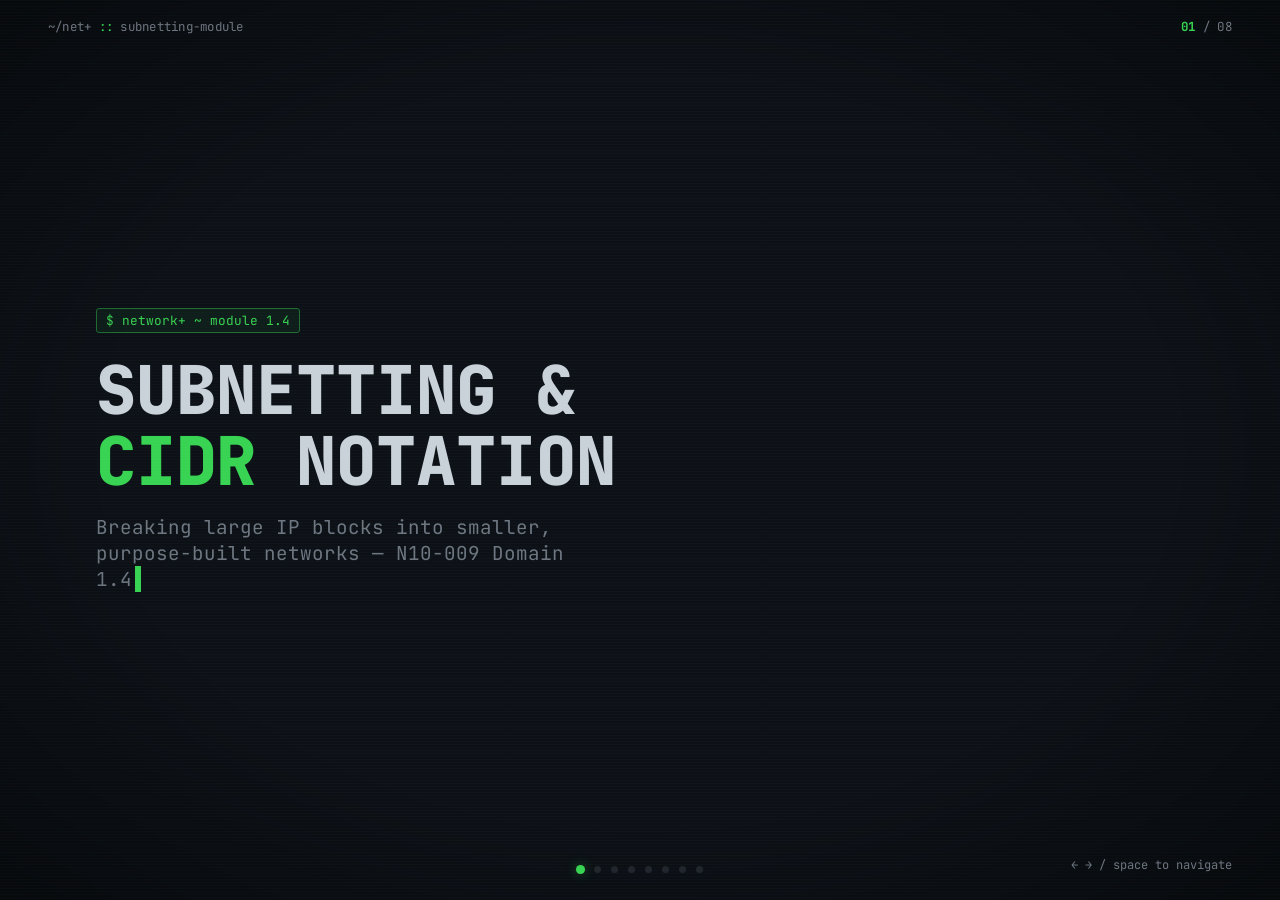
<file: slide examples/networkplus-subnetting-demo.html>
<!DOCTYPE html>
<html lang="en">
<head>
<meta charset="UTF-8">
<meta name="viewport" content="width=device-width, initial-scale=1.0">
<title>Network+ :: Subnetting &amp; CIDR Notation</title>
<link rel="preconnect" href="https://fonts.googleapis.com">
<link rel="preconnect" href="https://fonts.gstatic.com" crossorigin>
<link href="https://fonts.googleapis.com/css2?family=JetBrains+Mono:wght@400;500;700;800&display=swap" rel="stylesheet">
<style>
/* ================= RESET / BASE ================= */
* { box-sizing: border-box; margin: 0; padding: 0; }
html, body {
  width: 100%; height: 100%;
  background: var(--bg);
  font-family: 'JetBrains Mono', monospace;
  overflow: hidden;
}

/* ================= DESIGN TOKENS (Terminal Green preset) ================= */
:root {
  --bg: #0d1117;
  --bg-soft: #161b22;
  --bg-card: #11161d;
  --green: #39d353;
  --green-dim: #1f6f33;
  --green-glow: rgba(57, 211, 83, 0.35);
  --blue: #58a6ff;
  --red: #f85149;
  --amber: #d29922;
  --text: #c9d1d9;
  --text-dim: #6e7681;
  --border: #21262d;
}

/* ================= SCANLINE / CRT ATMOSPHERE ================= */
.deck::before {
  content: "";
  position: fixed;
  inset: 0;
  pointer-events: none;
  z-index: 50;
  background: repeating-linear-gradient(
    to bottom,
    rgba(57, 211, 83, 0.025) 0px,
    rgba(57, 211, 83, 0.025) 1px,
    transparent 1px,
    transparent 3px
  );
  mix-blend-mode: screen;
}
.deck::after {
  content: "";
  position: fixed;
  inset: 0;
  pointer-events: none;
  z-index: 49;
  background: radial-gradient(ellipse at center, transparent 60%, rgba(0,0,0,0.45) 100%);
}

/* ================= DECK / SLIDES ================= */
.deck {
  position: relative;
  width: 100vw;
  height: 100vh;
  height: 100dvh;
  overflow: hidden;
}

.slide {
  position: absolute;
  inset: 0;
  width: 100%;
  height: 100%;
  height: 100dvh;
  overflow: hidden;
  display: flex;
  flex-direction: column;
  justify-content: center;
  padding: clamp(1.5rem, 6vh, 4rem) clamp(2rem, 8vw, 6rem);
  opacity: 0;
  transform: translateX(24px);
  transition: opacity 0.45s ease, transform 0.45s ease;
  pointer-events: none;
}
.slide.active {
  opacity: 1;
  transform: translateX(0);
  pointer-events: auto;
}

/* ================= CHROME: TOP BAR + NAV DOTS ================= */
.chrome-top {
  position: fixed;
  top: 0; left: 0; right: 0;
  display: flex;
  justify-content: space-between;
  align-items: center;
  padding: clamp(0.8rem, 2vh, 1.4rem) clamp(1.5rem, 4vw, 3rem);
  z-index: 60;
  font-size: clamp(0.6rem, 1.1vw, 0.78rem);
  color: var(--text-dim);
  letter-spacing: 0.02em;
}
.chrome-top .path span { color: var(--green); }
.chrome-top .counter { color: var(--text-dim); }
.chrome-top .counter b { color: var(--green); font-weight: 700; }

.nav-dots {
  position: fixed;
  bottom: clamp(1rem, 3vh, 2rem);
  left: 50%;
  transform: translateX(-50%);
  display: flex;
  gap: clamp(6px, 1vw, 10px);
  z-index: 60;
}
.nav-dots .dot {
  width: clamp(5px, 0.8vw, 7px);
  height: clamp(5px, 0.8vw, 7px);
  border-radius: 50%;
  background: var(--border);
  cursor: pointer;
  transition: background 0.25s, transform 0.25s;
}
.nav-dots .dot.active {
  background: var(--green);
  box-shadow: 0 0 8px var(--green-glow);
  transform: scale(1.3);
}

/* ================= SHARED TYPE ================= */
.tag {
  display: inline-block;
  font-size: clamp(0.65rem, 1.1vw, 0.8rem);
  color: var(--green);
  border: 1px solid var(--green-dim);
  background: rgba(57, 211, 83, 0.06);
  padding: 0.25em 0.7em;
  border-radius: 3px;
  margin-bottom: clamp(0.8rem, 2.5vh, 1.4rem);
  width: fit-content;
}
h1.title {
  font-size: clamp(1.8rem, 6vw, 4.2rem);
  font-weight: 800;
  line-height: 1.05;
  color: var(--text);
  max-width: 18ch;
}
h1.title .accent { color: var(--green); }
h2.heading {
  font-size: clamp(1.4rem, 3.6vw, 2.4rem);
  font-weight: 700;
  color: var(--text);
  margin-bottom: clamp(1.2rem, 3.5vh, 2rem);
  display: flex;
  align-items: baseline;
  gap: 0.5em;
}
h2.heading::before {
  content: "//";
  color: var(--green);
  font-weight: 400;
  opacity: 0.7;
}
p.sub {
  font-size: clamp(0.9rem, 1.8vw, 1.2rem);
  color: var(--text-dim);
  max-width: 42ch;
  margin-top: clamp(0.8rem, 2vh, 1.2rem);
}
.cursor {
  display: inline-block;
  width: 0.55ch;
  background: var(--green);
  animation: blink 1s steps(1) infinite;
  margin-left: 0.15em;
}
@keyframes blink { 50% { opacity: 0; } }

/* ================= BULLET LIST ================= */
ul.points {
  list-style: none;
  display: flex;
  flex-direction: column;
  gap: clamp(0.6rem, 1.6vh, 1rem);
  max-height: 52vh;
}
ul.points li {
  font-size: clamp(0.85rem, 1.6vw, 1.15rem);
  color: var(--text);
  padding-left: 1.6em;
  position: relative;
  line-height: 1.4;
}
ul.points li::before {
  content: "▸";
  color: var(--green);
  position: absolute;
  left: 0;
}
ul.points li b { color: var(--blue); font-weight: 600; }

/* ================= CIDR VISUAL (slide 3) ================= */
.cidr-visual {
  display: flex;
  align-items: baseline;
  gap: 0.15em;
  font-size: clamp(1.6rem, 5vw, 3.2rem);
  font-weight: 700;
  margin: clamp(1rem, 4vh, 2rem) 0;
  flex-wrap: wrap;
}
.cidr-visual .net { color: var(--green); text-shadow: 0 0 18px var(--green-glow); }
.cidr-visual .slash { color: var(--text-dim); font-weight: 400; }
.cidr-visual .prefix { color: var(--blue); }
.cidr-caption {
  display: flex;
  gap: clamp(1rem, 4vw, 3rem);
  font-size: clamp(0.7rem, 1.3vw, 0.95rem);
  color: var(--text-dim);
  margin-top: 0.3em;
}
.cidr-caption span.dot { display:inline-block; width:0.7em; height:0.7em; border-radius:50%; margin-right:0.4em; vertical-align:-1px; }
.cidr-caption .net-dot { background: var(--green); }
.cidr-caption .host-dot { background: var(--blue); }

/* ================= TABLE (slide 4) ================= */
table.cheat {
  width: 100%;
  max-width: 760px;
  border-collapse: collapse;
  font-size: clamp(0.72rem, 1.35vw, 1rem);
}
table.cheat th, table.cheat td {
  border: 1px solid var(--border);
  padding: clamp(0.4rem, 1vh, 0.7rem) clamp(0.6rem, 1.5vw, 1rem);
  text-align: left;
}
table.cheat th {
  color: var(--green);
  background: var(--bg-soft);
  font-weight: 600;
}
table.cheat td { color: var(--text); }
table.cheat td:first-child { color: var(--blue); font-weight: 700; }
table.cheat tr:nth-child(odd) td { background: rgba(255,255,255,0.015); }

/* ================= BINARY BITS (slide 5) ================= */
.octet {
  display: flex;
  gap: clamp(4px, 0.8vw, 8px);
  margin: clamp(1.2rem, 4vh, 2rem) 0;
}
.bit {
  width: clamp(2.2rem, 5vw, 3.4rem);
  height: clamp(2.2rem, 5vw, 3.4rem);
  border: 1px solid var(--border);
  border-radius: 4px;
  display: flex;
  align-items: center;
  justify-content: center;
  font-size: clamp(0.9rem, 1.8vw, 1.3rem);
  font-weight: 700;
  color: var(--text-dim);
  background: var(--bg-soft);
}
.bit.net { color: var(--bg); background: var(--green); animation: sweep 2.4s ease-in-out infinite; }
.bit.host { color: var(--blue); border-color: var(--blue); }
@keyframes sweep { 0%,100% { box-shadow: 0 0 0 rgba(57,211,83,0); } 50% { box-shadow: 0 0 22px var(--green-glow); } }
.bit-label { font-size: clamp(0.65rem, 1.1vw, 0.85rem); color: var(--text-dim); margin-top: 0.6em; }

/* ================= TERMINAL BLOCK (slide 6) ================= */
.term {
  background: var(--bg-card);
  border: 1px solid var(--border);
  border-radius: 6px;
  padding: clamp(1rem, 3vh, 1.6rem) clamp(1.2rem, 3vw, 1.8rem);
  max-width: 640px;
  font-size: clamp(0.72rem, 1.4vw, 0.98rem);
  line-height: 1.65;
}
.term .prompt { color: var(--green); }
.term .comment { color: var(--text-dim); }
.term .result { color: var(--blue); font-weight: 600; }

/* ================= CARD GRID (slide 7) ================= */
.grid {
  display: grid;
  grid-template-columns: repeat(3, 1fr);
  gap: clamp(0.6rem, 1.6vw, 1.1rem);
  max-width: 880px;
}
.card {
  background: var(--bg-soft);
  border: 1px solid var(--border);
  border-radius: 6px;
  padding: clamp(0.7rem, 2vh, 1.1rem);
  text-align: center;
}
.card .cidr { font-size: clamp(1rem, 2.4vw, 1.5rem); font-weight: 800; color: var(--green); }
.card .hosts { font-size: clamp(0.65rem, 1.2vw, 0.85rem); color: var(--text-dim); margin-top: 0.3em; }

/* ================= CALLOUT (slide 8) ================= */
.callout {
  border-left: 3px solid var(--amber);
  background: rgba(210, 153, 34, 0.07);
  padding: clamp(0.8rem, 2.5vh, 1.3rem) clamp(1rem, 3vw, 1.6rem);
  max-width: 620px;
  font-size: clamp(0.85rem, 1.6vw, 1.1rem);
  color: var(--text);
  line-height: 1.5;
}
.callout b { color: var(--amber); }
.next-line { margin-top: clamp(1.2rem, 3.5vh, 2rem); color: var(--text-dim); font-size: clamp(0.8rem, 1.5vw, 1rem); }
.next-line .accent { color: var(--green); }

/* ================= RESPONSIVE HEIGHT BREAKPOINTS ================= */
@media (max-height: 700px) {
  .slide { padding: clamp(1rem, 4vh, 2rem) clamp(1.5rem, 6vw, 4rem); }
  ul.points { max-height: 46vh; }
}
@media (max-height: 600px) {
  h2.heading { margin-bottom: 0.8rem; }
  .term, table.cheat { font-size: 0.7rem; }
}
@media (max-height: 500px) {
  .tag { margin-bottom: 0.5rem; }
  .octet { margin: 0.6rem 0; }
}

/* ================= REDUCED MOTION ================= */
@media (prefers-reduced-motion: reduce) {
  .slide, .bit.net, .cursor { animation: none !important; transition: none !important; }
}

/* ================= FOOTER HINT ================= */
.hint {
  position: fixed;
  bottom: clamp(1rem, 3vh, 2rem);
  right: clamp(1.5rem, 4vw, 3rem);
  font-size: clamp(0.6rem, 1vw, 0.75rem);
  color: var(--text-dim);
  z-index: 60;
}
</style>
</head>
<body>

<div class="chrome-top">
  <div class="path">~/net+ <span>::</span> subnetting-module</div>
  <div class="counter"><b id="cur">01</b> / 08</div>
</div>

<div class="deck" id="deck">

  <!-- SLIDE 1: TITLE -->
  <section class="slide active">
    <span class="tag">$ network+ ~ module 1.4</span>
    <h1 class="title">SUBNETTING &amp;<br><span class="accent">CIDR</span> NOTATION</h1>
    <p class="sub">Breaking large IP blocks into smaller, purpose-built networks — N10-009 Domain 1.4<span class="cursor">&nbsp;</span></p>
  </section>

  <!-- SLIDE 2: WHAT IS SUBNETTING -->
  <section class="slide">
    <h2 class="heading">What Is Subnetting?</h2>
    <ul class="points">
      <li>Splits one large network into smaller, more manageable <b>sub-networks</b></li>
      <li>Reduces broadcast traffic and shrinks the failure/attack surface</li>
      <li>Done by <b>borrowing bits</b> from the host portion of an address</li>
      <li>Every subnet has a network address, a broadcast address, and a usable host range</li>
    </ul>
  </section>

  <!-- SLIDE 3: CIDR NOTATION -->
  <section class="slide">
    <h2 class="heading">CIDR Notation</h2>
    <div class="cidr-visual">
      <span class="net">192.168.1.0</span><span class="slash">/</span><span class="prefix">24</span>
    </div>
    <div class="cidr-caption">
      <span><span class="dot net-dot"></span>address</span>
      <span><span class="dot host-dot"></span>prefix length = network bits</span>
    </div>
    <ul class="points" style="margin-top: clamp(1.5rem,4vh,2.5rem);">
      <li>The number after the slash = how many bits are <b>network</b> bits</li>
      <li>Replaced the old "classful" A / B / C system</li>
      <li>Bigger number after the slash → smaller subnet, fewer hosts</li>
      <li>Range runs from /1 (huge block) to /32 (single host)</li>
    </ul>
  </section>

  <!-- SLIDE 4: CHEAT TABLE -->
  <section class="slide">
    <h2 class="heading">CIDR ↔ Subnet Mask Reference</h2>
    <table class="cheat">
      <tr><th>CIDR</th><th>Subnet Mask</th><th>Total Addrs</th><th>Usable Hosts</th></tr>
      <tr><td>/24</td><td>255.255.255.0</td><td>256</td><td>254</td></tr>
      <tr><td>/25</td><td>255.255.255.128</td><td>128</td><td>126</td></tr>
      <tr><td>/26</td><td>255.255.255.192</td><td>64</td><td>62</td></tr>
      <tr><td>/27</td><td>255.255.255.224</td><td>32</td><td>30</td></tr>
      <tr><td>/28</td><td>255.255.255.240</td><td>16</td><td>14</td></tr>
      <tr><td>/29</td><td>255.255.255.248</td><td>8</td><td>6</td></tr>
      <tr><td>/30</td><td>255.255.255.252</td><td>4</td><td>2 (P2P links)</td></tr>
    </table>
  </section>

  <!-- SLIDE 5: BINARY BREAKDOWN -->
  <section class="slide">
    <h2 class="heading">Why /26 = 64 Addresses</h2>
    <p class="sub" style="margin-top:0;">Last octet of a /26 mask in binary — 2 network bits, 6 host bits</p>
    <div class="octet">
      <div class="bit net">1</div><div class="bit net">1</div>
      <div class="bit host">0</div><div class="bit host">0</div>
      <div class="bit host">0</div><div class="bit host">0</div>
      <div class="bit host">0</div><div class="bit host">0</div>
    </div>
    <div class="bit-label"><span style="color:var(--green)">■</span> network bits (2) &nbsp;&nbsp; <span style="color:var(--blue)">■</span> host bits (6) → 2⁶ = <b style="color:var(--text)">64 addresses</b>, 62 usable</div>
  </section>

  <!-- SLIDE 6: WORKED EXAMPLE -->
  <section class="slide">
    <h2 class="heading">Worked Example</h2>
    <p class="sub" style="margin-top:0; margin-bottom: clamp(1rem,3vh,1.6rem);">Take 192.168.1.0/24 and carve it into 4 equal subnets</p>
    <div class="term">
      <div><span class="prompt">$</span> bits_needed <span class="comment">= ceil(log2(4))</span> = <span class="result">2</span></div>
      <div><span class="prompt">$</span> new_prefix <span class="comment">= /24 + 2</span> = <span class="result">/26</span></div>
      <div><span class="prompt">$</span> subnet_size <span class="comment">= 2^(32-26)</span> = <span class="result">64</span></div>
      <div>&nbsp;</div>
      <div class="comment"># resulting subnets:</div>
      <div>192.168.1.<span class="result">0</span>/26</div>
      <div>192.168.1.<span class="result">64</span>/26</div>
      <div>192.168.1.<span class="result">128</span>/26</div>
      <div>192.168.1.<span class="result">192</span>/26</div>
    </div>
  </section>

  <!-- SLIDE 7: QUICK REFERENCE GRID -->
  <section class="slide">
    <h2 class="heading">Quick Reference Cheat Cards</h2>
    <div class="grid">
      <div class="card"><div class="cidr">/24</div><div class="hosts">254 hosts</div></div>
      <div class="card"><div class="cidr">/25</div><div class="hosts">126 hosts</div></div>
      <div class="card"><div class="cidr">/26</div><div class="hosts">62 hosts</div></div>
      <div class="card"><div class="cidr">/27</div><div class="hosts">30 hosts</div></div>
      <div class="card"><div class="cidr">/28</div><div class="hosts">14 hosts</div></div>
      <div class="card"><div class="cidr">/29</div><div class="hosts">6 hosts</div></div>
    </div>
  </section>

  <!-- SLIDE 8: EXAM TIP / CLOSING -->
  <section class="slide">
    <h2 class="heading">Exam Tip</h2>
    <div class="callout"><b>Gotcha alert:</b> the exam loves handing you a /27 or /28 and asking for the broadcast address. Solve the <b>host bits first</b> — everything else (network ID, broadcast, usable range) falls out from there.</div>
    <div class="next-line">Next module: <span class="accent">VLSM &amp; Supernetting →</span></div>
  </section>

</div>

<div class="nav-dots" id="dots"></div>
<div class="hint">← → / space to navigate</div>

<script>
const slides = document.querySelectorAll('.slide');
const dotsWrap = document.getElementById('dots');
const counter = document.getElementById('cur');
let idx = 0;

slides.forEach((_, i) => {
  const d = document.createElement('div');
  d.className = 'dot' + (i === 0 ? ' active' : '');
  d.addEventListener('click', () => goTo(i));
  dotsWrap.appendChild(d);
});
const dots = dotsWrap.querySelectorAll('.dot');

function goTo(i) {
  if (i < 0 || i >= slides.length) return;
  slides[idx].classList.remove('active');
  dots[idx].classList.remove('active');
  idx = i;
  slides[idx].classList.add('active');
  dots[idx].classList.add('active');
  counter.textContent = String(idx + 1).padStart(2, '0');
}

window.addEventListener('keydown', (e) => {
  if (e.key === 'ArrowRight' || e.key === ' ') { e.preventDefault(); goTo(idx + 1); }
  if (e.key === 'ArrowLeft') { e.preventDefault(); goTo(idx - 1); }
});

let touchX = null;
window.addEventListener('touchstart', (e) => { touchX = e.touches[0].clientX; });
window.addEventListener('touchend', (e) => {
  if (touchX === null) return;
  const dx = e.changedTouches[0].clientX - touchX;
  if (dx < -40) goTo(idx + 1);
  if (dx > 40) goTo(idx - 1);
  touchX = null;
});
</script>

</body>
</html>
</file>
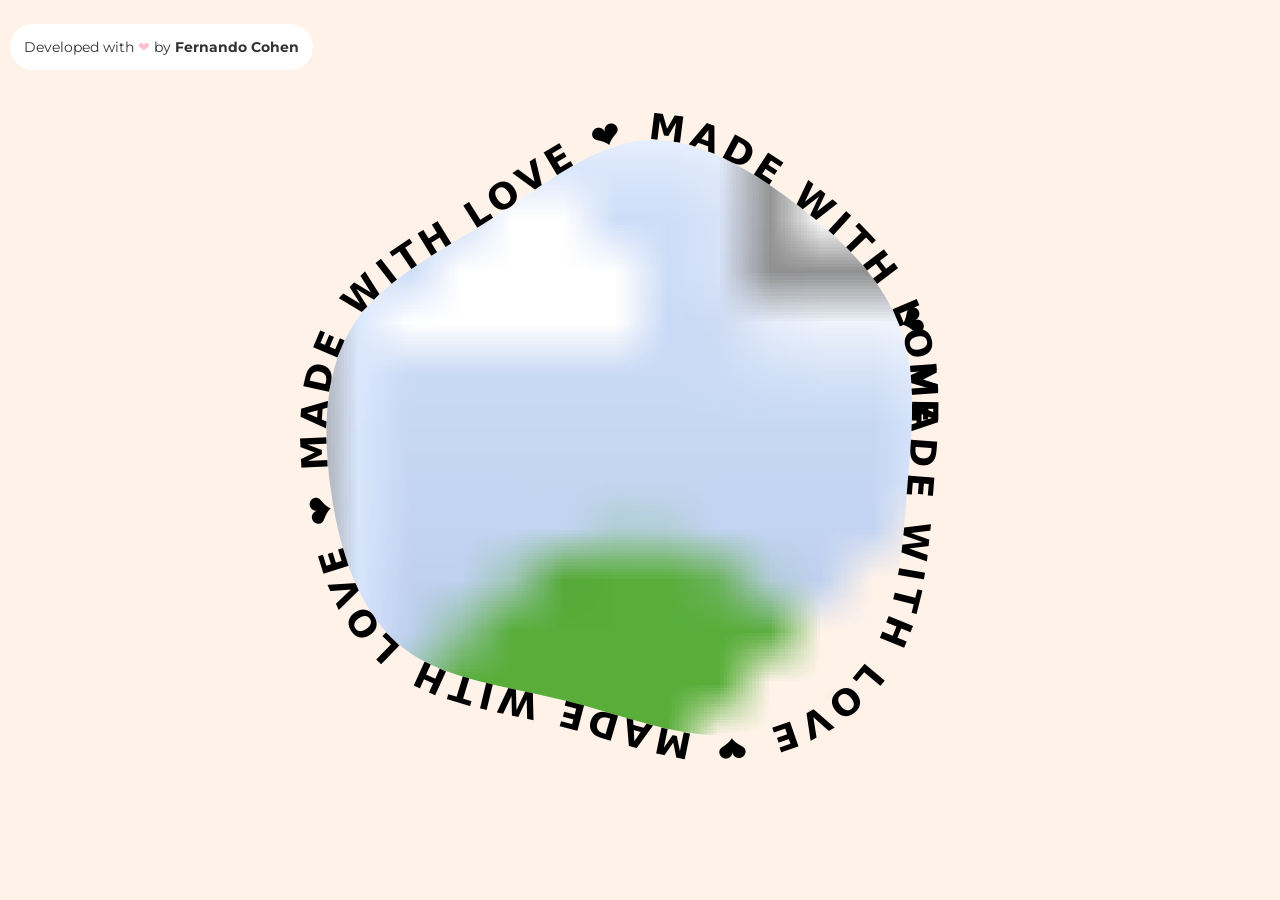
<file: vibe coding jam presentation/blob-animation.html>
<!DOCTYPE html>
<html lang="en">
<head>
  <meta charset="UTF-8">
  <title>Text Frame Border Animation – CSS & SVG</title>
  <meta name="viewport" content="width=device-width, initial-scale=1">
  <link rel="preconnect" href="https://fonts.googleapis.com">
  <link rel="stylesheet" href="https://fonts.googleapis.com/css?family=Montserrat:400,600,700">
  <style>
    body {
      display: flex;
      min-height: 100vh;
      justify-content: center;
      align-items: center;
      background: radial-gradient(circle at 50% 50%, #F4C6A5 0%, #F9D9C2 10%, #FFF3E9 30%);
      margin: 0;
    }

    svg {
      max-width: 70vw;
      max-height: 80vh;
      aspect-ratio: 1/1;
    }
    svg #blobClip {
      transform-origin: center;
      transition: ease-out transform 0.4s;
    }
    svg:hover #blobClip {
      transform: scale(1.15) translate(0%, 0%);
    }
    svg:hover .text-content {
      fill: white;
      mix-blend-mode: overlay;
    }

    .text-content {
      font: 700 10px/1.2 system-ui, -apple-system, Segoe UI, Roboto, Arial, sans-serif;
      letter-spacing: 1.5px;
      text-transform: uppercase;
      fill: black;
      mix-blend-mode: normal;
      transition: ease fill 0.5s;
    }

    #dev {
      font-family: "Montserrat", sans-serif;
      position: fixed;
      font-size: 14px;
      top: 10px;
      left: 10px;
      padding: 1em;
      color: #333;
      background-color: white;
      border-radius: 25px;
      cursor: pointer;
    }
    #dev a {
      text-decoration: none;
      font-weight: bold;
      color: #333;
      transition: ease all 0.4s;
    }
    #dev a:hover {
      color: #ef5350;
      text-decoration: underline;
    }
    #dev span {
      display: inline-block;
      transition: ease all 0.4s;
      color: pink;
    }
    #dev span:hover {
      transform: scale(1.2);
    }
  </style>
</head>
<body>

<svg viewBox="0 0 200 200" xmlns="http://www.w3.org/2000/svg" aria-labelledby="t">
  <image href="https://images.unsplash.com/photo-1488161628813-04466f872be2?ixlib=rb-1.2.1&ixid=MnwxMjA3fDB8MHxwaG90by1wYWdlfHx8fGVufDB8fHx8&auto=format&fit=crop&w=764&q=80"
         width="200" height="200"
         preserveAspectRatio="xMidYMid slice"
         clip-path="url(#blobClip)"/>
  <clipPath id="blobClip">
    <path d="M43.1,-68.5C56.2,-58.6,67.5,-47.3,72.3,-33.9C77.2,-20.5,75.5,-4.9,74.2,11.3C72.9,27.6,71.9,44.5,63.8,57.2C55.7,69.8,40.6,78.2,25.5,79.2C10.4,80.1,-4.7,73.6,-20.9,69.6C-37.1,65.5,-54.5,63.9,-66,54.8C-77.5,45.8,-83.2,29.3,-85.7,12.3C-88.3,-4.8,-87.7,-22.3,-79.6,-34.8C-71.5,-47.3,-55.8,-54.9,-41.3,-64.2C-26.7,-73.6,-13.4,-84.7,0.8,-86C15,-87.2,29.9,-78.5,43.1,-68.5Z"
          transform="translate(100 100)"/>
  </clipPath>

  <path
    class="blob"
    d="M43.1,-68.5C56.2,-58.6,67.5,-47.3,72.3,-33.9C77.2,-20.5,75.5,-4.9,74.2,11.3C72.9,27.6,71.9,44.5,63.8,57.2C55.7,69.8,40.6,78.2,25.5,79.2C10.4,80.1,-4.7,73.6,-20.9,69.6C-37.1,65.5,-54.5,63.9,-66,54.8C-77.5,45.8,-83.2,29.3,-85.7,12.3C-88.3,-4.8,-87.7,-22.3,-79.6,-34.8C-71.5,-47.3,-55.8,-54.9,-41.3,-64.2C-26.7,-73.6,-13.4,-84.7,0.8,-86C15,-87.2,29.9,-78.5,43.1,-68.5Z"
    transform="translate(100 100)"
    fill="url(#imgFill)"
  />

  <path
    id="text"
    d="M43.1,-68.5C56.2,-58.6,67.5,-47.3,72.3,-33.9C77.2,-20.5,75.5,-4.9,74.2,11.3C72.9,27.6,71.9,44.5,63.8,57.2C55.7,69.8,40.6,78.2,25.5,79.2C10.4,80.1,-4.7,73.6,-20.9,69.6C-37.1,65.5,-54.5,63.9,-66,54.8C-77.5,45.8,-83.2,29.3,-85.7,12.3C-88.3,-4.8,-87.7,-22.3,-79.6,-34.8C-71.5,-47.3,-55.8,-54.9,-41.3,-64.2C-26.7,-73.6,-13.4,-84.7,0.8,-86C15,-87.2,29.9,-78.5,43.1,-68.5Z"
    transform="translate(100 100)"
    fill="none" stroke="none"
    pathLength="100"
  />

  <text class="text-content">
    <textPath href="#text" startOffset="0%">❤ MADE WITH LOVE ❤ MADE WITH LOVE ❤ MADE WITH LOVE ❤ MADE WITH LOVE
      <animate attributeName="startOffset" from="0%" to="100%" dur="15s" repeatCount="indefinite" />
    </textPath>
    <textPath href="#text" startOffset="100%">❤ MADE WITH LOVE ❤ MADE WITH LOVE ❤ MADE WITH LOVE ❤ MADE WITH LOVE
      <animate attributeName="startOffset" from="-100%" to="0%" dur="15s" repeatCount="indefinite" />
    </textPath>
  </text>
</svg>

<p id="dev">Developed with <span>❤</span> by <a href="https://codepen.io/designfenix/" target="_blank">Fernando Cohen</a></p>

</body>
</html>
</file>
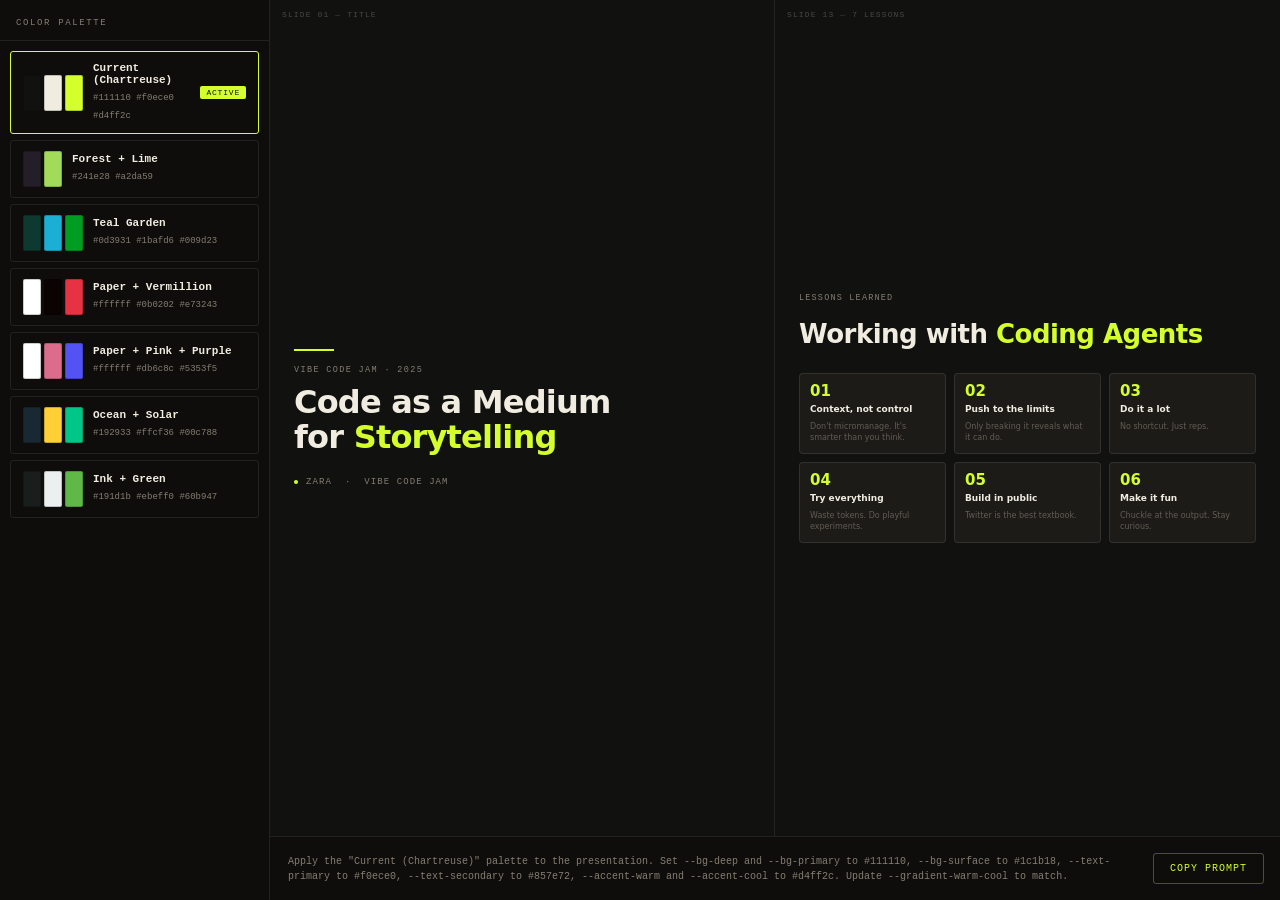
<file: vibe coding jam presentation/color-playground.html>
<!DOCTYPE html>
<html lang="en">
<head>
<meta charset="UTF-8">
<meta name="viewport" content="width=device-width, initial-scale=1.0">
<title>Color Palette Playground</title>
<style>
*, *::before, *::after { margin: 0; padding: 0; box-sizing: border-box; }

:root {
  --ui-bg:      #0e0d0b;
  --ui-surface: #1a1918;
  --ui-border:  rgba(240,236,224,0.09);
  --ui-text:    #f0ece0;
  --ui-dim:     #857e72;
  --ui-accent:  #d4ff2c;
  --mono:       'JetBrains Mono', 'Courier New', monospace;
}

html, body { height: 100%; overflow: hidden; }

body {
  background: var(--ui-bg);
  color: var(--ui-text);
  font-family: system-ui, -apple-system, sans-serif;
  display: grid;
  grid-template-columns: 270px 1fr;
  grid-template-rows: 100vh;
}

/* ── LEFT PANEL ── */
#panel {
  border-right: 1px solid var(--ui-border);
  display: flex;
  flex-direction: column;
  overflow: hidden;
}

#panel-head {
  padding: 18px 16px 12px;
  border-bottom: 1px solid var(--ui-border);
}
.panel-label {
  font-family: var(--mono);
  font-size: 9px;
  letter-spacing: 0.18em;
  text-transform: uppercase;
  color: var(--ui-dim);
  display: block;
}

#palette-list {
  flex: 1;
  overflow-y: auto;
  padding: 10px 10px;
  display: flex;
  flex-direction: column;
  gap: 6px;
}

.pal-btn {
  display: flex;
  align-items: center;
  gap: 10px;
  padding: 10px 12px;
  background: transparent;
  border: 1px solid var(--ui-border);
  border-radius: 3px;
  cursor: pointer;
  text-align: left;
  transition: border-color 0.15s;
  width: 100%;
}
.pal-btn:hover { border-color: rgba(240,236,224,0.22); }
.pal-btn.active { border-color: var(--ui-accent); }

.pal-swatches {
  display: flex;
  gap: 3px;
  flex-shrink: 0;
}
.swatch {
  width: 18px;
  height: 36px;
  border-radius: 2px;
  border: 1px solid rgba(0,0,0,0.2);
}

.pal-info { flex: 1; min-width: 0; }
.pal-name {
  font-family: var(--mono);
  font-size: 11px;
  font-weight: 600;
  color: var(--ui-text);
  display: block;
  margin-bottom: 2px;
}
.pal-colors {
  font-family: var(--mono);
  font-size: 9px;
  color: var(--ui-dim);
  line-height: 1.5;
}

/* Current tag */
.current-tag {
  display: none;
  font-family: var(--mono);
  font-size: 8px;
  letter-spacing: 0.1em;
  text-transform: uppercase;
  color: var(--ui-bg);
  background: var(--ui-accent);
  padding: 2px 6px;
  border-radius: 2px;
}
.pal-btn.active .current-tag { display: block; }

/* ── RIGHT PANEL ── */
#right {
  display: flex;
  flex-direction: column;
  overflow: hidden;
}

/* Slide previews row */
#slides-area {
  flex: 1;
  display: grid;
  grid-template-columns: 1fr 1fr;
  gap: 0;
  overflow: hidden;
}

.slide-preview-wrap {
  position: relative;
  border-right: 1px solid var(--ui-border);
  overflow: hidden;
  display: flex;
  flex-direction: column;
}
.slide-preview-wrap:last-child { border-right: none; }

.slide-label {
  position: absolute;
  top: 10px;
  left: 12px;
  font-family: var(--mono);
  font-size: 8px;
  letter-spacing: 0.14em;
  text-transform: uppercase;
  color: rgba(240,236,224,0.25);
  pointer-events: none;
  z-index: 10;
}

/* The actual slide canvas area */
.slide-frame {
  flex: 1;
  display: flex;
  align-items: center;
  justify-content: center;
  padding: 24px;
  transition: background 0.4s ease;
  position: relative;
  overflow: hidden;
}

/* Dot-grid texture */
.slide-frame::before {
  content: '';
  position: absolute;
  inset: 0;
  background-image: radial-gradient(circle, rgba(255,255,255,0.06) 1px, transparent 1px);
  background-size: 28px 28px;
  pointer-events: none;
  mix-blend-mode: overlay;
  opacity: 0.5;
}

/* ── SLIDE 1: TITLE ── */
.slide-title {
  width: 100%;
  max-width: 460px;
  display: flex;
  flex-direction: column;
  gap: 0;
}
.s1-rule {
  width: 40px;
  height: 2px;
  margin-bottom: 14px;
  transition: background 0.4s;
}
.s1-pretitle {
  font-family: var(--mono);
  font-size: 8.5px;
  letter-spacing: 0.16em;
  text-transform: uppercase;
  margin-bottom: 10px;
  transition: color 0.4s;
}
.s1-heading {
  font-size: clamp(18px, 3.5vw, 32px);
  font-weight: 700;
  line-height: 1.1;
  letter-spacing: -0.025em;
  margin-bottom: 6px;
  transition: color 0.4s;
}
.s1-heading em {
  font-style: normal;
  transition: color 0.4s;
}
.s1-sub {
  display: flex;
  align-items: center;
  gap: 8px;
  margin-top: 16px;
  transition: color 0.4s;
}
.s1-sub-dot {
  width: 4px;
  height: 4px;
  border-radius: 50%;
  flex-shrink: 0;
  transition: background 0.4s;
}
.s1-sub-text {
  font-family: var(--mono);
  font-size: 9px;
  letter-spacing: 0.12em;
  text-transform: uppercase;
  transition: color 0.4s;
}

/* ── SLIDE 2: CARDS ── */
.slide-cards {
  width: 100%;
  max-width: 480px;
  display: flex;
  flex-direction: column;
  gap: 12px;
}
.s2-label {
  font-family: var(--mono);
  font-size: 8.5px;
  letter-spacing: 0.14em;
  text-transform: uppercase;
  margin-bottom: 4px;
  transition: color 0.4s;
}
.s2-heading {
  font-size: clamp(16px, 3vw, 26px);
  font-weight: 700;
  letter-spacing: -0.02em;
  margin-bottom: 12px;
  transition: color 0.4s;
}
.s2-heading em {
  font-style: normal;
  transition: color 0.4s;
}
.s2-grid {
  display: grid;
  grid-template-columns: repeat(3, 1fr);
  gap: 8px;
}
.s2-card {
  border-radius: 4px;
  padding: 10px 10px;
  display: flex;
  flex-direction: column;
  gap: 5px;
  transition: background 0.4s, border-color 0.4s;
  border: 1px solid transparent;
}
.s2-num {
  font-size: 15px;
  font-weight: 700;
  line-height: 1;
  transition: color 0.4s;
}
.s2-card-title {
  font-size: 9px;
  font-weight: 600;
  line-height: 1.3;
  transition: color 0.4s;
}
.s2-card-body {
  font-size: 8px;
  line-height: 1.4;
  opacity: 0.65;
  transition: color 0.4s;
}

/* ── BOTTOM BAR ── */
#bottom {
  display: grid;
  grid-template-columns: 1fr auto;
  align-items: center;
  border-top: 1px solid var(--ui-border);
  min-height: 64px;
  gap: 0;
}
#prompt-wrap {
  padding: 12px 18px;
  overflow: hidden;
}
#prompt-text {
  font-family: var(--mono);
  font-size: 10px;
  color: var(--ui-dim);
  line-height: 1.5;
  overflow: hidden;
  display: -webkit-box;
  -webkit-line-clamp: 2;
  -webkit-box-orient: vertical;
}
#copy-btn {
  margin: 0 16px;
  background: transparent;
  border: 1px solid rgba(212,255,44,0.3);
  color: var(--ui-accent);
  font-family: var(--mono);
  font-size: 10px;
  letter-spacing: 0.1em;
  text-transform: uppercase;
  padding: 9px 16px;
  border-radius: 3px;
  cursor: pointer;
  white-space: nowrap;
  transition: background 0.15s;
  flex-shrink: 0;
}
#copy-btn:hover { background: rgba(212,255,44,0.07); }
#copy-btn.ok { color: var(--ui-text); border-color: rgba(240,236,224,0.2); }
</style>
</head>
<body>

<!-- ── LEFT ── -->
<div id="panel">
  <div id="panel-head">
    <span class="panel-label">Color Palette</span>
  </div>
  <div id="palette-list">
    <!-- injected by JS -->
  </div>
</div>

<!-- ── RIGHT ── -->
<div id="right">
  <div id="slides-area">

    <!-- Slide 1: Title -->
    <div class="slide-preview-wrap">
      <div class="slide-label">Slide 01 — Title</div>
      <div class="slide-frame" id="frame1">
        <div class="slide-title">
          <div class="s1-rule" id="s1-rule"></div>
          <div class="s1-pretitle" id="s1-pretitle">Vibe Code Jam · 2025</div>
          <div class="s1-heading" id="s1-heading">
            Code as a Medium<br>for <em id="s1-em">Storytelling</em>
          </div>
          <div class="s1-sub" id="s1-sub">
            <div class="s1-sub-dot" id="s1-dot"></div>
            <span class="s1-sub-text" id="s1-subtext">Zara &nbsp;·&nbsp; Vibe Code Jam</span>
          </div>
        </div>
      </div>
    </div>

    <!-- Slide 2: Cards -->
    <div class="slide-preview-wrap">
      <div class="slide-label">Slide 13 — 7 Lessons</div>
      <div class="slide-frame" id="frame2">
        <div class="slide-cards">
          <div class="s2-label" id="s2-label">Lessons Learned</div>
          <div class="s2-heading" id="s2-heading">Working with <em id="s2-em">Coding Agents</em></div>
          <div class="s2-grid" id="s2-grid">
            <!-- 6 cards (7th omitted for space) -->
            <div class="s2-card" id="c0"><div class="s2-num" id="n0">01</div><div class="s2-card-title" id="t0">Context, not control</div><div class="s2-card-body" id="b0">Don't micromanage. It's smarter than you think.</div></div>
            <div class="s2-card" id="c1"><div class="s2-num" id="n1">02</div><div class="s2-card-title" id="t1">Push to the limits</div><div class="s2-card-body" id="b1">Only breaking it reveals what it can do.</div></div>
            <div class="s2-card" id="c2"><div class="s2-num" id="n2">03</div><div class="s2-card-title" id="t2">Do it a lot</div><div class="s2-card-body" id="b2">No shortcut. Just reps.</div></div>
            <div class="s2-card" id="c3"><div class="s2-num" id="n3">04</div><div class="s2-card-title" id="t3">Try everything</div><div class="s2-card-body" id="b3">Waste tokens. Do playful experiments.</div></div>
            <div class="s2-card" id="c4"><div class="s2-num" id="n4">05</div><div class="s2-card-title" id="t4">Build in public</div><div class="s2-card-body" id="b4">Twitter is the best textbook.</div></div>
            <div class="s2-card" id="c5"><div class="s2-num" id="n5">06</div><div class="s2-card-title" id="t5">Make it fun</div><div class="s2-card-body" id="b5">Chuckle at the output. Stay curious.</div></div>
          </div>
        </div>
      </div>
    </div>

  </div>

  <div id="bottom">
    <div id="prompt-wrap">
      <div id="prompt-text"></div>
    </div>
    <button id="copy-btn">Copy Prompt</button>
  </div>
</div>

<script>
// ─── PALETTES ──────────────────────────────────────────────────────────────
// Parsed from Huemint URLs. Each has: bg, text, accent (+ accent2 if 3-color).
// Color role assignment: darkest/first = bg, lightest = text, most vivid = accent.

const PALETTES = [
  {
    id: 'current',
    name: 'Current (Chartreuse)',
    colors: ['#111110', '#f0ece0', '#d4ff2c'],
    bg: '#111110', text: '#f0ece0', textDim: '#857e72',
    accent: '#d4ff2c', surface: '#1c1b18', border: 'rgba(240,236,224,0.10)',
  },
  {
    id: 'forest-lime',
    name: 'Forest + Lime',
    colors: ['#241e28', '#a2da59'],
    bg: '#241e28', text: '#f0ead8', textDim: '#8a7e6a',
    accent: '#a2da59', surface: '#2e2633', border: 'rgba(162,218,89,0.15)',
  },
  {
    id: 'teal-garden',
    name: 'Teal Garden',
    colors: ['#0d3931', '#1bafd6', '#009d23'],
    bg: '#0d3931', text: '#d8f5ef', textDim: '#6eada0',
    accent: '#1bafd6', accent2: '#009d23', surface: '#122e27', border: 'rgba(27,175,214,0.18)',
  },
  {
    id: 'white-red',
    name: 'Paper + Vermillion',
    colors: ['#ffffff', '#0b0202', '#e73243'],
    bg: '#ffffff', text: '#0b0202', textDim: '#6b5a5a',
    accent: '#e73243', surface: '#f5f0f0', border: 'rgba(11,2,2,0.1)',
  },
  {
    id: 'white-pink-purple',
    name: 'Paper + Pink + Purple',
    colors: ['#ffffff', '#db6c8c', '#5353f5'],
    bg: '#ffffff', text: '#1a1a2e', textDim: '#888',
    accent: '#5353f5', accent2: '#db6c8c', surface: '#f5f2f8', border: 'rgba(83,83,245,0.12)',
  },
  {
    id: 'ocean-solar',
    name: 'Ocean + Solar',
    colors: ['#192933', '#ffcf36', '#00c788'],
    bg: '#192933', text: '#e8f4f0', textDim: '#6a9080',
    accent: '#ffcf36', accent2: '#00c788', surface: '#1e3340', border: 'rgba(255,207,54,0.18)',
  },
  {
    id: 'ink-green',
    name: 'Ink + Green',
    colors: ['#191d1b', '#ebeff0', '#60b947'],
    bg: '#191d1b', text: '#ebeff0', textDim: '#7a8a80',
    accent: '#60b947', surface: '#212521', border: 'rgba(96,185,71,0.18)',
  },
];

// ─── STATE ─────────────────────────────────────────────────────────────────
let current = PALETTES[0];

// ─── BUILD PALETTE LIST ────────────────────────────────────────────────────
const list = document.getElementById('palette-list');

PALETTES.forEach((pal, i) => {
  const btn = document.createElement('button');
  btn.className = 'pal-btn' + (i === 0 ? ' active' : '');
  btn.dataset.id = pal.id;

  const swatchWrap = document.createElement('div');
  swatchWrap.className = 'pal-swatches';
  pal.colors.forEach(c => {
    const s = document.createElement('div');
    s.className = 'swatch';
    s.style.background = c;
    swatchWrap.appendChild(s);
  });

  const info = document.createElement('div');
  info.className = 'pal-info';
  info.innerHTML = `
    <span class="pal-name">${pal.name}</span>
    <span class="pal-colors">${pal.colors.join('  ')}</span>
  `;

  const tag = document.createElement('span');
  tag.className = 'current-tag';
  tag.textContent = 'active';

  btn.appendChild(swatchWrap);
  btn.appendChild(info);
  btn.appendChild(tag);
  btn.addEventListener('click', () => applyPalette(pal));
  list.appendChild(btn);
});

// ─── APPLY PALETTE ─────────────────────────────────────────────────────────
function applyPalette(pal) {
  current = pal;

  // Update active button
  document.querySelectorAll('.pal-btn').forEach(b => {
    b.classList.toggle('active', b.dataset.id === pal.id);
  });

  // ── Slide 1: Title
  document.getElementById('frame1').style.background = pal.bg;
  document.getElementById('s1-rule').style.background = pal.accent;
  document.getElementById('s1-pretitle').style.color = pal.textDim;
  document.getElementById('s1-heading').style.color  = pal.text;
  document.getElementById('s1-em').style.color       = pal.accent;
  document.getElementById('s1-sub').style.color      = pal.textDim;
  document.getElementById('s1-dot').style.background = pal.accent2 || pal.accent;
  document.getElementById('s1-subtext').style.color  = pal.textDim;

  // ── Slide 2: Cards
  document.getElementById('frame2').style.background = pal.bg;
  document.getElementById('s2-label').style.color    = pal.textDim;
  document.getElementById('s2-heading').style.color  = pal.text;
  document.getElementById('s2-em').style.color       = pal.accent;

  for (let i = 0; i < 6; i++) {
    document.getElementById('c' + i).style.background  = pal.surface;
    document.getElementById('c' + i).style.borderColor = pal.border;
    // Alternate accent for num on 3-color palettes
    const useAlt = pal.accent2 && i % 2 === 1;
    document.getElementById('n' + i).style.color = useAlt ? pal.accent2 : pal.accent;
    document.getElementById('t' + i).style.color = pal.text;
    document.getElementById('b' + i).style.color = pal.textDim;
  }

  updatePrompt();
}

// ─── PROMPT ────────────────────────────────────────────────────────────────
function updatePrompt() {
  const p = current;
  const has3 = !!p.accent2;

  let msg = `Apply the "${p.name}" palette to the presentation. ` +
    `Set --bg-deep and --bg-primary to ${p.bg}, --bg-surface to ${p.surface}, ` +
    `--text-primary to ${p.text}, --text-secondary to ${p.textDim}, ` +
    `--accent-warm and --accent-cool to ${p.accent}`;
  if (has3) msg += `, --accent-gold to ${p.accent2}`;
  msg += `. Update --gradient-warm-cool to match.`;

  document.getElementById('prompt-text').textContent = msg;
}

// ─── COPY ──────────────────────────────────────────────────────────────────
document.getElementById('copy-btn').addEventListener('click', () => {
  navigator.clipboard.writeText(document.getElementById('prompt-text').textContent).then(() => {
    const btn = document.getElementById('copy-btn');
    btn.textContent = 'Copied!';
    btn.classList.add('ok');
    setTimeout(() => { btn.textContent = 'Copy Prompt'; btn.classList.remove('ok'); }, 1600);
  });
});

// ─── INIT ──────────────────────────────────────────────────────────────────
applyPalette(PALETTES[0]);
</script>
</body>
</html>
</file>
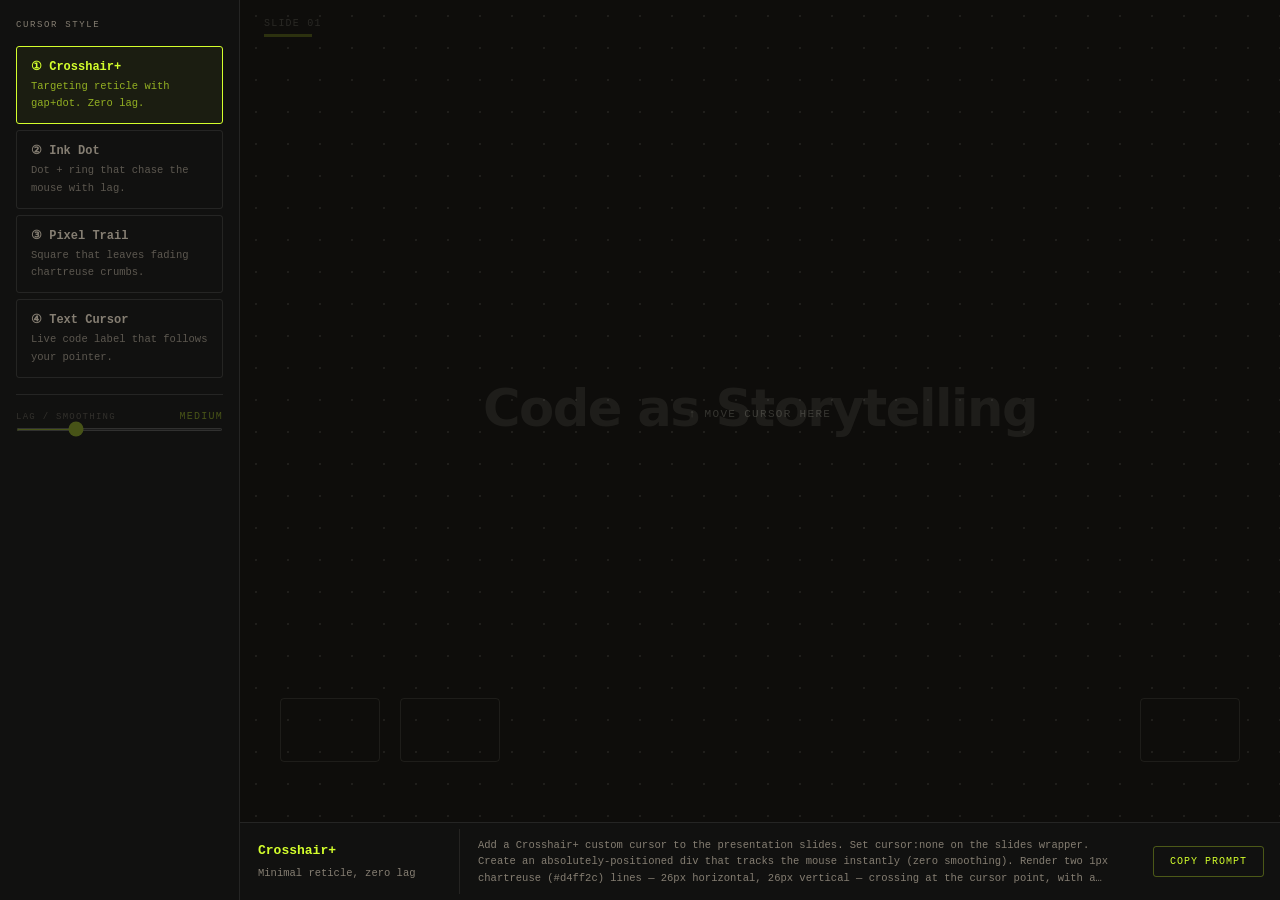
<file: vibe coding jam presentation/cursor-playground.html>
<!DOCTYPE html>
<html lang="en">
<head>
<meta charset="UTF-8">
<meta name="viewport" content="width=device-width, initial-scale=1.0">
<title>Cursor Style Playground</title>
<style>
*, *::before, *::after { margin: 0; padding: 0; box-sizing: border-box; }

:root {
  --bg:       #111110;
  --surface:  #1c1b18;
  --surface2: #252420;
  --text:     #f0ece0;
  --dim:      #857e72;
  --accent:   #d4ff2c;
  --border:   rgba(240,236,224,0.09);
  --mono:     'JetBrains Mono', 'Courier New', monospace;
}

html, body { height: 100%; overflow: hidden; }

body {
  background: var(--bg);
  color: var(--text);
  font-family: system-ui, -apple-system, sans-serif;
  display: grid;
  grid-template-columns: 240px 1fr;
  grid-template-rows: 100vh;
}

/* ── LEFT PANEL ── */
#controls {
  border-right: 1px solid var(--border);
  padding: 20px 16px;
  display: flex;
  flex-direction: column;
  gap: 6px;
  overflow-y: auto;
}

.panel-label {
  font-family: var(--mono);
  font-size: 9px;
  letter-spacing: 0.18em;
  text-transform: uppercase;
  color: var(--dim);
  margin-bottom: 10px;
  display: block;
}

.style-btn {
  background: transparent;
  border: 1px solid var(--border);
  color: var(--dim);
  padding: 12px 14px;
  text-align: left;
  cursor: pointer;
  border-radius: 3px;
  transition: border-color 0.15s, color 0.15s, background 0.15s;
  width: 100%;
}
.style-btn:hover {
  border-color: rgba(212,255,44,0.25);
  color: var(--text);
}
.style-btn.active {
  border-color: var(--accent);
  color: var(--accent);
  background: rgba(212,255,44,0.05);
}
.btn-name {
  font-family: var(--mono);
  font-size: 12px;
  font-weight: 700;
  display: block;
  margin-bottom: 3px;
}
.btn-desc {
  font-size: 10.5px;
  line-height: 1.45;
  opacity: 0.65;
  font-family: var(--mono);
}

.divider {
  height: 1px;
  background: var(--border);
  margin: 10px 0;
}

.ctrl-wrap { display: flex; flex-direction: column; gap: 6px; }

.ctrl-label {
  font-family: var(--mono);
  font-size: 9px;
  letter-spacing: 0.14em;
  text-transform: uppercase;
  color: var(--dim);
  display: flex;
  justify-content: space-between;
  align-items: baseline;
}
.ctrl-val { color: var(--accent); font-size: 10px; }

input[type=range] {
  width: 100%;
  accent-color: var(--accent);
  cursor: pointer;
  height: 3px;
}

.ctrl-disabled { opacity: 0.28; pointer-events: none; }

/* ── RIGHT PANEL ── */
#right {
  display: flex;
  flex-direction: column;
  overflow: hidden;
}

/* ── PREVIEW AREA ── */
#preview {
  flex: 1;
  position: relative;
  cursor: none;
  background: #0e0d0b;
  overflow: hidden;
}

/* Dot-grid texture */
#preview::before {
  content: '';
  position: absolute;
  inset: 0;
  background-image:
    radial-gradient(circle, rgba(240,236,224,0.08) 1px, transparent 1px);
  background-size: 32px 32px;
  pointer-events: none;
  z-index: 0;
}

/* Decorative slide fragments to test cursor against */
.preview-frag {
  position: absolute;
  pointer-events: none;
  user-select: none;
  z-index: 1;
}
.frag-title {
  top: 50%;
  left: 50%;
  transform: translate(-50%, -55%);
  font-size: clamp(28px, 4vw, 52px);
  font-weight: 700;
  font-family: system-ui;
  color: rgba(240,236,224,0.07);
  letter-spacing: -0.03em;
  white-space: nowrap;
}
.frag-label {
  font-family: var(--mono);
  font-size: 10px;
  letter-spacing: 0.12em;
  color: rgba(240,236,224,0.12);
}
.frag-card {
  width: 100px;
  height: 64px;
  border: 1px solid rgba(240,236,224,0.07);
  border-radius: 4px;
}
.frag-accent {
  width: 48px;
  height: 3px;
  background: rgba(212,255,44,0.15);
}

/* Instruction */
#instruction {
  position: absolute;
  top: 50%;
  left: 50%;
  transform: translate(-50%, -50%);
  text-align: center;
  pointer-events: none;
  z-index: 1;
  transition: opacity 0.4s ease;
}
#instruction span {
  font-family: var(--mono);
  font-size: 11px;
  letter-spacing: 0.12em;
  text-transform: uppercase;
  color: rgba(240,236,224,0.18);
}

/* Canvas for pixel trail */
#trail-canvas {
  position: absolute;
  inset: 0;
  pointer-events: none;
  z-index: 2;
}

/* ── CURSOR ELEMENTS (all absolute, inside #preview) ── */
.cur {
  position: absolute;
  pointer-events: none;
  z-index: 10;
  display: none;
}
.cur.on { display: block; }

/* 1. Crosshair+ */
#cur-crosshair { transform: translate(-50%, -50%); }
.ch-h {
  position: absolute;
  width: 26px; height: 1px;
  background: var(--accent);
  top: 0; left: 50%;
  transform: translateX(-50%);
}
.ch-v {
  position: absolute;
  width: 1px; height: 26px;
  background: var(--accent);
  left: 0; top: 50%;
  transform: translateY(-50%);
}
/* Gap in the middle of the lines */
.ch-gap-h {
  position: absolute;
  width: 7px; height: 1px;
  background: #0e0d0b;
  top: 0; left: 50%;
  transform: translateX(-50%);
  z-index: 2;
}
.ch-gap-v {
  position: absolute;
  width: 1px; height: 7px;
  background: #0e0d0b;
  left: 0; top: 50%;
  transform: translateY(-50%);
  z-index: 2;
}
.ch-dot {
  position: absolute;
  width: 3px; height: 3px;
  background: var(--accent);
  top: 50%; left: 50%;
  transform: translate(-50%, -50%);
  z-index: 3;
}

/* 2. Ink Dot */
#ink-dot {
  position: absolute;
  width: 8px; height: 8px;
  border-radius: 50%;
  background: var(--accent);
  transform: translate(-50%, -50%);
}
#ink-ring {
  position: absolute;
  width: 28px; height: 28px;
  border-radius: 50%;
  border: 1.5px solid var(--accent);
  transform: translate(-50%, -50%);
  opacity: 0.55;
}

/* 3. Pixel cursor (trail is on canvas) */
#pixel-dot {
  position: absolute;
  width: 6px; height: 6px;
  background: var(--accent);
  transform: translate(-50%, -50%);
}

/* 4. Text cursor */
#cur-text {
  font-family: var(--mono);
  font-size: 11px;
  color: var(--accent);
  white-space: nowrap;
  transform: translate(12px, -50%);
  letter-spacing: 0.04em;
}
#text-blink { animation: blink 1s step-end infinite; }
@keyframes blink { 0%, 100% { opacity: 1; } 50% { opacity: 0; } }

/* ── BOTTOM BAR ── */
#bottom {
  display: grid;
  grid-template-columns: 220px 1fr auto;
  align-items: center;
  border-top: 1px solid var(--border);
  min-height: 72px;
  gap: 0;
}

#style-info {
  padding: 14px 18px;
  border-right: 1px solid var(--border);
}
#style-name {
  font-family: var(--mono);
  font-size: 13px;
  font-weight: 700;
  color: var(--accent);
  display: block;
  margin-bottom: 3px;
}
#style-tagline {
  font-family: var(--mono);
  font-size: 10.5px;
  color: var(--dim);
  line-height: 1.4;
}

#prompt-wrap {
  padding: 14px 18px;
  overflow: hidden;
}
#prompt-text {
  font-family: var(--mono);
  font-size: 10.5px;
  color: var(--dim);
  line-height: 1.55;
  overflow: hidden;
  display: -webkit-box;
  -webkit-line-clamp: 3;
  -webkit-box-orient: vertical;
}

#copy-btn {
  margin: 0 16px;
  background: transparent;
  border: 1px solid rgba(212,255,44,0.3);
  color: var(--accent);
  font-family: var(--mono);
  font-size: 10px;
  letter-spacing: 0.1em;
  text-transform: uppercase;
  padding: 9px 16px;
  border-radius: 3px;
  cursor: pointer;
  white-space: nowrap;
  transition: background 0.15s, border-color 0.15s;
  flex-shrink: 0;
}
#copy-btn:hover { background: rgba(212,255,44,0.07); border-color: var(--accent); }
#copy-btn.ok { color: var(--text); border-color: rgba(240,236,224,0.2); }
</style>
</head>
<body>

<!-- ── LEFT: controls ── -->
<div id="controls">
  <span class="panel-label">Cursor Style</span>

  <button class="style-btn active" data-style="crosshair">
    <span class="btn-name">① Crosshair+</span>
    <span class="btn-desc">Targeting reticle with gap+dot. Zero lag.</span>
  </button>

  <button class="style-btn" data-style="inkdot">
    <span class="btn-name">② Ink Dot</span>
    <span class="btn-desc">Dot + ring that chase the mouse with lag.</span>
  </button>

  <button class="style-btn" data-style="pixel">
    <span class="btn-name">③ Pixel Trail</span>
    <span class="btn-desc">Square that leaves fading chartreuse crumbs.</span>
  </button>

  <button class="style-btn" data-style="text">
    <span class="btn-name">④ Text Cursor</span>
    <span class="btn-desc">Live code label that follows your pointer.</span>
  </button>

  <div class="divider"></div>

  <div class="ctrl-wrap" id="lag-ctrl">
    <span class="ctrl-label">
      Lag / Smoothing
      <span class="ctrl-val" id="lag-val">medium</span>
    </span>
    <input type="range" id="lag-slider" min="0.05" max="0.42" step="0.01" value="0.15">
  </div>
</div>

<!-- ── RIGHT: preview + bottom ── -->
<div id="right">
  <div id="preview">

    <!-- Ghost slide fragments for context -->
    <div class="preview-frag frag-title">Code as Storytelling</div>
    <div class="preview-frag frag-label" style="top:18px;left:24px;">SLIDE 01</div>
    <div class="preview-frag frag-accent" style="top:34px;left:24px;"></div>
    <div class="preview-frag frag-card" style="bottom:60px;left:40px;"></div>
    <div class="preview-frag frag-card" style="bottom:60px;left:160px;"></div>
    <div class="preview-frag frag-card" style="bottom:60px;right:40px;"></div>

    <div id="instruction"><span>↑ move cursor here</span></div>

    <!-- Canvas for pixel trail -->
    <canvas id="trail-canvas"></canvas>

    <!-- Cursor elements -->
    <div class="cur on" id="cur-crosshair">
      <div class="ch-h"></div>
      <div class="ch-gap-h"></div>
      <div class="ch-v"></div>
      <div class="ch-gap-v"></div>
      <div class="ch-dot"></div>
    </div>

    <div class="cur" id="cur-inkdot">
      <div id="ink-dot"></div>
      <div id="ink-ring"></div>
    </div>

    <div class="cur" id="cur-pixel">
      <div id="pixel-dot"></div>
    </div>

    <div class="cur" id="cur-text">
      <span id="text-label">cursor: pointer</span><span id="text-blink">_</span>
    </div>
  </div>

  <div id="bottom">
    <div id="style-info">
      <span id="style-name">Crosshair+</span>
      <span id="style-tagline">Minimal reticle, zero lag</span>
    </div>
    <div id="prompt-wrap">
      <div id="prompt-text"></div>
    </div>
    <button id="copy-btn">Copy Prompt</button>
  </div>
</div>

<script>
// ─── STATE ───────────────────────────────────────────────────────────
const state = { style: 'crosshair', lag: 0.15 };

const META = {
  crosshair: {
    name: 'Crosshair+',
    tagline: 'Minimal reticle, zero lag',
    prompt: 'Add a Crosshair+ custom cursor to the presentation slides. ' +
      'Set cursor:none on the slides wrapper. Create an absolutely-positioned ' +
      'div that tracks the mouse instantly (zero smoothing). Render two 1px ' +
      'chartreuse (#d4ff2c) lines — 26px horizontal, 26px vertical — crossing ' +
      'at the cursor point, with a 7px gap in the center of each line and a ' +
      '3×3px filled chartreuse square at the intersection.'
  },
  inkdot: {
    name: 'Ink Dot',
    tagline: 'Filled dot + hollow ring with chase lag',
    prompt: '' // built dynamically
  },
  pixel: {
    name: 'Pixel Trail',
    tagline: '6×6 square leaves fading chartreuse crumbs',
    prompt: 'Add a Pixel Trail custom cursor. Set cursor:none on the slides wrapper. ' +
      'The cursor itself is a 6×6px chartreuse (#d4ff2c) square that tracks the mouse ' +
      'instantly. On a canvas overlay, render a trail of fading squares: every ~4px of ' +
      'mouse movement, stamp a new square at the current position. Each square shrinks ' +
      'from 5px to 1px and fades from 85% to 0% opacity over 400ms. Clear and redraw ' +
      'the canvas each frame via requestAnimationFrame.'
  },
  text: {
    name: 'Text Cursor',
    tagline: 'Live code label following your pointer',
    prompt: '' // built dynamically
  }
};

// ─── DOM ─────────────────────────────────────────────────────────────
const preview   = document.getElementById('preview');
const canvas    = document.getElementById('trail-canvas');
const ctx       = canvas.getContext('2d');
const instrEl   = document.getElementById('instruction');
const lagSlider = document.getElementById('lag-slider');
const lagVal    = document.getElementById('lag-val');
const promptEl  = document.getElementById('prompt-text');
const copyBtn   = document.getElementById('copy-btn');
const lagCtrl   = document.getElementById('lag-ctrl');

const cursors = {
  crosshair: document.getElementById('cur-crosshair'),
  inkdot:    document.getElementById('cur-inkdot'),
  pixel:     document.getElementById('cur-pixel'),
  text:      document.getElementById('cur-text'),
};

const inkDot  = document.getElementById('ink-dot');
const inkRing = document.getElementById('ink-ring');
const pixDot  = document.getElementById('pixel-dot');
const textCur = document.getElementById('cur-text');

// ─── MOUSE ───────────────────────────────────────────────────────────
const mouse = { x: -200, y: -200 };

preview.addEventListener('mousemove', e => {
  const r = preview.getBoundingClientRect();
  mouse.x = e.clientX - r.left;
  mouse.y = e.clientY - r.top;
  instrEl.style.opacity = '0';
});
preview.addEventListener('mouseleave', () => { mouse.x = -200; mouse.y = -200; });

// ─── LERP POSITIONS ──────────────────────────────────────────────────
let dotX = -200, dotY = -200;
let ringX = -200, ringY = -200;
let txtX = -200, txtY = -200;
const trail = [];
let lastTX = -9999, lastTY = -9999;

const lerp = (a, b, t) => a + (b - a) * t;

// ─── RAF LOOP ────────────────────────────────────────────────────────
function tick() {
  requestAnimationFrame(tick);
  const f = state.lag;
  const s = state.style;

  // 1. Crosshair — instant
  if (s === 'crosshair') {
    cursors.crosshair.style.left = mouse.x + 'px';
    cursors.crosshair.style.top  = mouse.y + 'px';
  }

  // 2. Ink Dot — two different lerp speeds
  if (s === 'inkdot') {
    const df = Math.min(f * 1.8, 0.5);
    const rf = Math.max(f * 0.6, 0.04);
    dotX  = lerp(dotX,  mouse.x, df);
    dotY  = lerp(dotY,  mouse.y, df);
    ringX = lerp(ringX, mouse.x, rf);
    ringY = lerp(ringY, mouse.y, rf);
    inkDot.style.left  = dotX + 'px';
    inkDot.style.top   = dotY + 'px';
    inkRing.style.left = ringX + 'px';
    inkRing.style.top  = ringY + 'px';
  }

  // 3. Pixel Trail
  if (s === 'pixel') {
    pixDot.style.left = mouse.x + 'px';
    pixDot.style.top  = mouse.y + 'px';
    const now = performance.now();
    const ddx = mouse.x - lastTX, ddy = mouse.y - lastTY;
    if (ddx*ddx + ddy*ddy > 16) {
      trail.push({ x: mouse.x, y: mouse.y, t: now });
      lastTX = mouse.x; lastTY = mouse.y;
    }
    ctx.clearRect(0, 0, canvas.width, canvas.height);
    const LIFE = 400;
    for (let i = trail.length - 1; i >= 0; i--) {
      const age = now - trail[i].t;
      if (age > LIFE) { trail.splice(i, 1); continue; }
      const p = age / LIFE;
      const alpha = (1 - p) * 0.82;
      const sz = Math.max(0.5, 5 * (1 - p * 0.65));
      ctx.fillStyle = `rgba(212,255,44,${alpha})`;
      ctx.fillRect(trail[i].x - sz/2, trail[i].y - sz/2, sz, sz);
    }
  } else {
    ctx.clearRect(0, 0, canvas.width, canvas.height);
  }

  // 4. Text cursor — gentle lerp
  if (s === 'text') {
    const tf = Math.min(f * 1.4, 0.4);
    txtX = lerp(txtX, mouse.x, tf);
    txtY = lerp(txtY, mouse.y, tf);
    textCur.style.left = txtX + 'px';
    textCur.style.top  = txtY + 'px';
  }
}
tick();

// ─── CANVAS RESIZE ───────────────────────────────────────────────────
function resizeCanvas() {
  const r = preview.getBoundingClientRect();
  canvas.width  = r.width;
  canvas.height = r.height;
}
resizeCanvas();
new ResizeObserver(resizeCanvas).observe(preview);

// ─── STYLE SWITCH ────────────────────────────────────────────────────
function lagLabel(v) {
  if (v < 0.10) return 'glacial';
  if (v < 0.16) return 'medium';
  if (v < 0.26) return 'snappy';
  return 'tight';
}

function buildPrompt() {
  const s = state.style;
  if (s === 'crosshair' || s === 'pixel') return META[s].prompt;

  const ll = lagLabel(state.lag);
  const lf = state.lag.toFixed(2);

  if (s === 'inkdot') {
    return `Add an Ink Dot custom cursor to the presentation slides. ` +
      `Set cursor:none on the slides wrapper. Create two absolutely-positioned elements ` +
      `that track the mouse via lerp in a requestAnimationFrame loop: ` +
      `(1) a filled 8px chartreuse (#d4ff2c) circle with lerp factor ~${(state.lag*1.8).toFixed(2)} — ` +
      `the "fast" dot; ` +
      `(2) a 28px hollow ring (1.5px chartreuse border, 55% opacity) with lerp factor ~${(state.lag*0.6).toFixed(2)} — ` +
      `the "slow" trailing ring. Overall lag feel: ${ll} (base factor ${lf}).`;
  }

  if (s === 'text') {
    return `Add a Text Cursor to the presentation slides. ` +
      `Set cursor:none on the slides wrapper. Create an absolutely-positioned span in ` +
      `11px JetBrains Mono showing the text "cursor: pointer" in chartreuse (#d4ff2c), ` +
      `followed by a blinking underscore "_" (CSS step-end animation, 1s). ` +
      `Offset 12px right and 50% up from the mouse point. ` +
      `Smooth the position with lerp factor ~${(state.lag*1.4).toFixed(2)} — lag feel: ${ll}.`;
  }
  return META[s].prompt;
}

function setStyle(s) {
  state.style = s;

  // Toggle cursor visibility
  Object.entries(cursors).forEach(([k, el]) => {
    el.classList.toggle('on', k === s);
  });

  // Reset lerped positions to current mouse
  dotX = ringX = txtX = mouse.x;
  dotY = ringY = txtY = mouse.y;
  trail.length = 0; lastTX = lastTY = -9999;

  // Update buttons
  document.querySelectorAll('.style-btn').forEach(b => {
    b.classList.toggle('active', b.dataset.style === s);
  });

  // Update info
  document.getElementById('style-name').textContent    = META[s].name;
  document.getElementById('style-tagline').textContent = META[s].tagline;

  // Lag slider relevance
  lagCtrl.classList.toggle('ctrl-disabled', s === 'crosshair' || s === 'pixel');

  updatePrompt();
}

function updatePrompt() {
  promptEl.textContent = buildPrompt();
}

document.querySelectorAll('.style-btn').forEach(b => {
  b.addEventListener('click', () => setStyle(b.dataset.style));
});

// ─── LAG SLIDER ──────────────────────────────────────────────────────
lagSlider.addEventListener('input', () => {
  state.lag = parseFloat(lagSlider.value);
  lagVal.textContent = lagLabel(state.lag);
  updatePrompt();
});

// ─── COPY ────────────────────────────────────────────────────────────
copyBtn.addEventListener('click', () => {
  navigator.clipboard.writeText(promptEl.textContent).then(() => {
    copyBtn.textContent = 'Copied!';
    copyBtn.classList.add('ok');
    setTimeout(() => { copyBtn.textContent = 'Copy Prompt'; copyBtn.classList.remove('ok'); }, 1500);
  });
});

// ─── INIT ────────────────────────────────────────────────────────────
setStyle('crosshair');
</script>
</body>
</html>
</file>
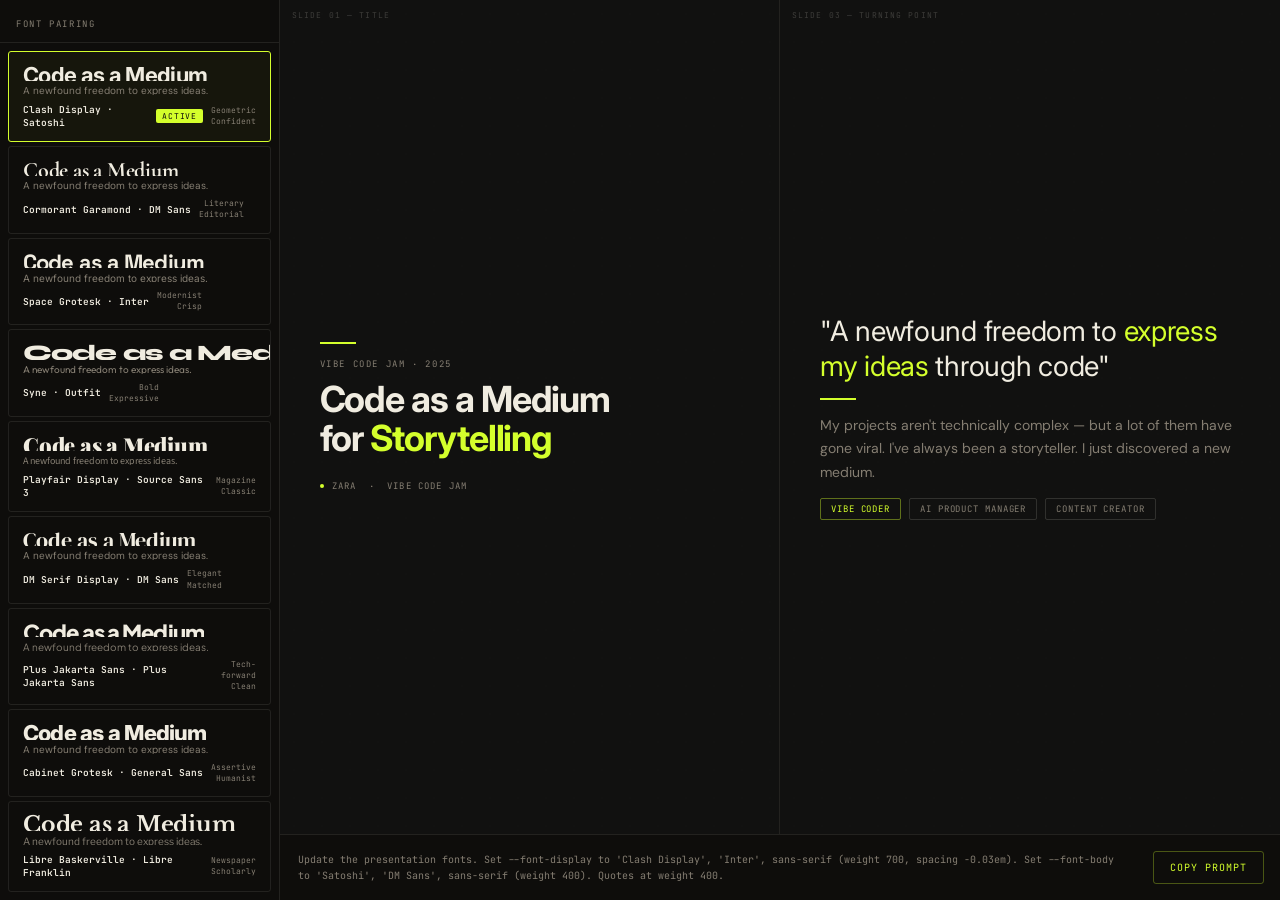
<file: vibe coding jam presentation/font-playground.html>
<!DOCTYPE html>
<html lang="en">
<head>
<meta charset="UTF-8">
<meta name="viewport" content="width=device-width, initial-scale=1.0">
<title>Font Pairing Playground</title>

<!-- ── Google Fonts batch load ── -->
<link rel="preconnect" href="https://fonts.googleapis.com">
<link rel="preconnect" href="https://fonts.gstatic.com" crossorigin>
<link href="https://fonts.googleapis.com/css2?family=Cormorant+Garamond:ital,wght@0,400;0,600;0,700;1,400;1,600&family=DM+Sans:opsz,wght@9..40,400;9..40,500;9..40,700&family=DM+Serif+Display:ital@0;1&family=Inter:wght@300;400;500;600&family=Outfit:wght@400;500;600;700&family=Playfair+Display:ital,wght@0,700;0,900;1,400&family=Plus+Jakarta+Sans:wght@500;600;700;800&family=Source+Sans+3:wght@400;600;700&family=Space+Grotesk:wght@400;500;600;700&family=Syne:wght@600;700;800&family=JetBrains+Mono:wght@400;500;600&family=Libre+Baskerville:ital,wght@0,700;1,400&family=Libre+Franklin:wght@400;700&display=swap" rel="stylesheet">

<!-- ── Fontshare: Clash Display + Satoshi + Cabinet Grotesk + General Sans ── -->
<link href="https://api.fontshare.com/v2/css?f[]=clash-display@500,600,700&f[]=satoshi@400,500,700&f[]=cabinet-grotesk@600,700,800&f[]=general-sans@400,500,600,700&display=swap" rel="stylesheet">

<style>
*, *::before, *::after { margin: 0; padding: 0; box-sizing: border-box; }

:root {
  --ui-bg:       #0e0d0b;
  --ui-surface:  #1a1918;
  --ui-border:   rgba(240,236,224,0.09);
  --ui-text:     #f0ece0;
  --ui-dim:      #857e72;
  --ui-accent:   #d4ff2c;
  --mono:        'JetBrains Mono', 'Courier New', monospace;

  /* Slide colors — fixed (we're testing fonts only) */
  --s-bg:        #111110;
  --s-surface:   #1c1b18;
  --s-text:      #f0ece0;
  --s-dim:       #857e72;
  --s-accent:    #d4ff2c;
  --s-border:    rgba(240,236,224,0.09);
}

html, body { height: 100%; overflow: hidden; }

body {
  background: var(--ui-bg);
  color: var(--ui-text);
  font-family: system-ui, -apple-system, sans-serif;
  display: grid;
  grid-template-columns: 280px 1fr;
  grid-template-rows: 100vh;
}

/* ── LEFT PANEL ── */
#panel {
  border-right: 1px solid var(--ui-border);
  display: flex;
  flex-direction: column;
  overflow: hidden;
}
#panel-head {
  padding: 18px 16px 12px;
  border-bottom: 1px solid var(--ui-border);
  flex-shrink: 0;
}
.panel-label {
  font-family: var(--mono);
  font-size: 9px;
  letter-spacing: 0.18em;
  text-transform: uppercase;
  color: var(--ui-dim);
  display: block;
}

#font-list {
  flex: 1;
  overflow-y: auto;
  padding: 8px;
  display: flex;
  flex-direction: column;
  gap: 4px;
}

.font-btn {
  display: flex;
  flex-direction: column;
  gap: 0;
  padding: 12px 14px;
  background: transparent;
  border: 1px solid var(--ui-border);
  border-radius: 3px;
  cursor: pointer;
  text-align: left;
  transition: border-color 0.15s;
  width: 100%;
  overflow: hidden;
}
.font-btn:hover { border-color: rgba(240,236,224,0.22); }
.font-btn.active { border-color: var(--ui-accent); background: rgba(212,255,44,0.04); }

/* Sample "Aa" in the actual display font */
.font-sample-display {
  font-size: 22px;
  font-weight: 700;
  line-height: 1;
  color: var(--ui-text);
  margin-bottom: 3px;
  white-space: nowrap;
  overflow: hidden;
  text-overflow: ellipsis;
}
/* Sample sentence in body font */
.font-sample-body {
  font-size: 10px;
  color: var(--ui-dim);
  line-height: 1.4;
  margin-bottom: 8px;
  white-space: nowrap;
  overflow: hidden;
  text-overflow: ellipsis;
}
.font-meta {
  display: flex;
  align-items: center;
  justify-content: space-between;
  gap: 8px;
}
.font-name {
  font-family: var(--mono);
  font-size: 9.5px;
  font-weight: 600;
  color: var(--ui-text);
}
.font-mood {
  font-family: var(--mono);
  font-size: 8px;
  color: var(--ui-dim);
  text-align: right;
  line-height: 1.4;
}
.font-active-tag {
  display: none;
  font-family: var(--mono);
  font-size: 8px;
  letter-spacing: 0.1em;
  text-transform: uppercase;
  color: var(--ui-bg);
  background: var(--ui-accent);
  padding: 2px 6px;
  border-radius: 2px;
  flex-shrink: 0;
}
.font-btn.active .font-active-tag { display: block; }

/* ── RIGHT PANEL ── */
#right {
  display: flex;
  flex-direction: column;
  overflow: hidden;
}

#slides-area {
  flex: 1;
  display: grid;
  grid-template-columns: 1fr 1fr;
  overflow: hidden;
}

.slide-wrap {
  position: relative;
  border-right: 1px solid var(--ui-border);
  overflow: hidden;
  display: flex;
  flex-direction: column;
}
.slide-wrap:last-child { border-right: none; }

.slide-tag {
  position: absolute;
  top: 10px;
  left: 12px;
  font-family: var(--mono);
  font-size: 8px;
  letter-spacing: 0.14em;
  text-transform: uppercase;
  color: rgba(240,236,224,0.2);
  pointer-events: none;
  z-index: 5;
}

.slide-frame {
  flex: 1;
  display: flex;
  align-items: center;
  justify-content: center;
  padding: 28px 24px;
  background: var(--s-bg);
  position: relative;
  overflow: hidden;
}

/* Dot-grid texture on slides */
.slide-frame::before {
  content: '';
  position: absolute;
  inset: 0;
  background-image: radial-gradient(circle, rgba(255,255,255,0.055) 1px, transparent 1px);
  background-size: 28px 28px;
  pointer-events: none;
  mix-blend-mode: overlay;
}

/* ── SLIDE 1: TITLE ── */
.s1-inner {
  width: 100%;
  max-width: 420px;
  display: flex;
  flex-direction: column;
}
.s1-rule {
  width: 36px;
  height: 2px;
  background: var(--s-accent);
  margin-bottom: 14px;
  flex-shrink: 0;
}
.s1-eyebrow {
  font-size: 9px;
  letter-spacing: 0.18em;
  text-transform: uppercase;
  color: var(--s-dim);
  margin-bottom: 10px;
}
.s1-title {
  font-size: clamp(20px, 3.2vw, 36px);
  font-weight: 700;
  line-height: 1.08;
  color: var(--s-text);
  margin-bottom: 4px;
}
.s1-title .hl { color: var(--s-accent); }
.s1-byline {
  display: flex;
  align-items: center;
  gap: 8px;
  margin-top: 18px;
}
.s1-dot {
  width: 4px;
  height: 4px;
  border-radius: 50%;
  background: var(--s-accent);
  flex-shrink: 0;
}
.s1-byline-text {
  font-size: 9px;
  letter-spacing: 0.13em;
  text-transform: uppercase;
  color: var(--s-dim);
}

/* ── SLIDE 2: QUOTE + BODY ── */
.s2-inner {
  width: 100%;
  max-width: 420px;
  display: flex;
  flex-direction: column;
  gap: 14px;
}
.s2-quote {
  font-size: clamp(16px, 2.6vw, 28px);
  line-height: 1.25;
  color: var(--s-text);
}
.s2-quote .hl { color: var(--s-accent); }
.s2-rule {
  width: 36px;
  height: 2px;
  background: var(--s-accent);
}
.s2-body {
  font-size: clamp(11px, 1.4vw, 14px);
  line-height: 1.65;
  color: var(--s-dim);
}
.s2-tags {
  display: flex;
  gap: 8px;
  flex-wrap: wrap;
}
.s2-tag {
  font-size: 9px;
  letter-spacing: 0.1em;
  text-transform: uppercase;
  padding: 4px 10px;
  border: 1px solid rgba(240,236,224,0.14);
  border-radius: 2px;
  color: var(--s-dim);
}
.s2-tag.accent { border-color: rgba(212,255,44,0.4); color: var(--s-accent); }

/* ── BOTTOM ── */
#bottom {
  display: grid;
  grid-template-columns: 1fr auto;
  align-items: center;
  border-top: 1px solid var(--ui-border);
  min-height: 66px;
}
#prompt-wrap { padding: 12px 18px; overflow: hidden; }
#prompt-text {
  font-family: var(--mono);
  font-size: 10px;
  color: var(--ui-dim);
  line-height: 1.55;
  overflow: hidden;
  display: -webkit-box;
  -webkit-line-clamp: 2;
  -webkit-box-orient: vertical;
}
#copy-btn {
  margin: 0 16px;
  background: transparent;
  border: 1px solid rgba(212,255,44,0.3);
  color: var(--ui-accent);
  font-family: var(--mono);
  font-size: 10px;
  letter-spacing: 0.1em;
  text-transform: uppercase;
  padding: 9px 16px;
  border-radius: 3px;
  cursor: pointer;
  white-space: nowrap;
  transition: background 0.15s;
  flex-shrink: 0;
}
#copy-btn:hover { background: rgba(212,255,44,0.07); }
#copy-btn.ok { color: var(--ui-text); border-color: rgba(240,236,224,0.2); }
</style>
</head>
<body>

<!-- ── LEFT ── -->
<div id="panel">
  <div id="panel-head">
    <span class="panel-label">Font Pairing</span>
  </div>
  <div id="font-list"></div>
</div>

<!-- ── RIGHT ── -->
<div id="right">
  <div id="slides-area">

    <!-- Slide 1: Title -->
    <div class="slide-wrap">
      <div class="slide-tag">Slide 01 — Title</div>
      <div class="slide-frame">
        <div class="s1-inner">
          <div class="s1-rule"></div>
          <div class="s1-eyebrow" id="s1-eyebrow">Vibe Code Jam · 2025</div>
          <div class="s1-title" id="s1-title">
            Code as a Medium<br>for <span class="hl">Storytelling</span>
          </div>
          <div class="s1-byline">
            <div class="s1-dot"></div>
            <span class="s1-byline-text" id="s1-byline">Zara &nbsp;·&nbsp; Vibe Code Jam</span>
          </div>
        </div>
      </div>
    </div>

    <!-- Slide 2: Quote + body text -->
    <div class="slide-wrap">
      <div class="slide-tag">Slide 03 — Turning Point</div>
      <div class="slide-frame">
        <div class="s2-inner">
          <div class="s2-quote" id="s2-quote">
            "A newfound freedom to <span class="hl">express my ideas</span> through code"
          </div>
          <div class="s2-rule"></div>
          <div class="s2-body" id="s2-body">
            My projects aren't technically complex — but a lot of them have gone viral.
            I've always been a storyteller. I just discovered a new medium.
          </div>
          <div class="s2-tags">
            <span class="s2-tag accent" id="s2-tag1">Vibe Coder</span>
            <span class="s2-tag" id="s2-tag2">AI Product Manager</span>
            <span class="s2-tag" id="s2-tag3">Content Creator</span>
          </div>
        </div>
      </div>
    </div>

  </div>

  <div id="bottom">
    <div id="prompt-wrap">
      <div id="prompt-text"></div>
    </div>
    <button id="copy-btn">Copy Prompt</button>
  </div>
</div>

<script>
// ─── FONT DATA ─────────────────────────────────────────────────────────────
// Each entry defines display + body fonts and how they're applied to slides.
const FONTS = [
  {
    id: 'current',
    name: 'Clash Display + Satoshi',
    mood: 'Geometric\nConfident',
    display: 'Clash Display',
    body: 'Satoshi',
    mono: 'JetBrains Mono',
    displayStack: "'Clash Display', 'Inter', sans-serif",
    bodyStack: "'Satoshi', 'DM Sans', sans-serif",
    monoStack: "'JetBrains Mono', monospace",
    titleWeight: 700, titleSpacing: '-0.03em', titleStyle: 'normal',
    quoteWeight: 400, quoteStyle: 'normal', quoteSpacing: '-0.01em',
    bodyWeight: 400, bodySpacing: '0',
    sampleHeadline: 'Code as a Medium',
    sampleBody: 'A newfound freedom to express ideas.',
  },
  {
    id: 'literary',
    name: 'Cormorant Garamond + DM Sans',
    mood: 'Literary\nEditorial',
    display: 'Cormorant Garamond',
    body: 'DM Sans',
    mono: 'JetBrains Mono',
    displayStack: "'Cormorant Garamond', Georgia, serif",
    bodyStack: "'DM Sans', system-ui, sans-serif",
    monoStack: "'JetBrains Mono', monospace",
    titleWeight: 700, titleSpacing: '-0.01em', titleStyle: 'normal',
    quoteWeight: 400, quoteStyle: 'italic', quoteSpacing: '0',
    bodyWeight: 400, bodySpacing: '0.01em',
    sampleHeadline: 'Code as a Medium',
    sampleBody: 'A newfound freedom to express ideas.',
  },
  {
    id: 'space',
    name: 'Space Grotesk + Inter',
    mood: 'Modernist\nCrisp',
    display: 'Space Grotesk',
    body: 'Inter',
    mono: 'JetBrains Mono',
    displayStack: "'Space Grotesk', sans-serif",
    bodyStack: "'Inter', sans-serif",
    monoStack: "'JetBrains Mono', monospace",
    titleWeight: 700, titleSpacing: '-0.04em', titleStyle: 'normal',
    quoteWeight: 500, quoteStyle: 'normal', quoteSpacing: '-0.02em',
    bodyWeight: 400, bodySpacing: '0',
    sampleHeadline: 'Code as a Medium',
    sampleBody: 'A newfound freedom to express ideas.',
  },
  {
    id: 'syne',
    name: 'Syne + Outfit',
    mood: 'Bold\nExpressive',
    display: 'Syne',
    body: 'Outfit',
    mono: 'JetBrains Mono',
    displayStack: "'Syne', sans-serif",
    bodyStack: "'Outfit', sans-serif",
    monoStack: "'JetBrains Mono', monospace",
    titleWeight: 800, titleSpacing: '-0.04em', titleStyle: 'normal',
    quoteWeight: 600, quoteStyle: 'normal', quoteSpacing: '-0.02em',
    bodyWeight: 400, bodySpacing: '0',
    sampleHeadline: 'Code as a Medium',
    sampleBody: 'A newfound freedom to express ideas.',
  },
  {
    id: 'playfair',
    name: 'Playfair Display + Source Sans',
    mood: 'Magazine\nClassic',
    display: 'Playfair Display',
    body: 'Source Sans 3',
    mono: 'JetBrains Mono',
    displayStack: "'Playfair Display', Georgia, serif",
    bodyStack: "'Source Sans 3', sans-serif",
    monoStack: "'JetBrains Mono', monospace",
    titleWeight: 900, titleSpacing: '-0.01em', titleStyle: 'normal',
    quoteWeight: 400, quoteStyle: 'italic', quoteSpacing: '0',
    bodyWeight: 400, bodySpacing: '0.01em',
    sampleHeadline: 'Code as a Medium',
    sampleBody: 'A newfound freedom to express ideas.',
  },
  {
    id: 'dm',
    name: 'DM Serif Display + DM Sans',
    mood: 'Elegant\nMatched',
    display: 'DM Serif Display',
    body: 'DM Sans',
    mono: 'JetBrains Mono',
    displayStack: "'DM Serif Display', Georgia, serif",
    bodyStack: "'DM Sans', sans-serif",
    monoStack: "'JetBrains Mono', monospace",
    titleWeight: 400, titleSpacing: '0', titleStyle: 'normal',
    quoteWeight: 400, quoteStyle: 'italic', quoteSpacing: '0',
    bodyWeight: 400, bodySpacing: '0.01em',
    sampleHeadline: 'Code as a Medium',
    sampleBody: 'A newfound freedom to express ideas.',
  },
  {
    id: 'jakarta',
    name: 'Plus Jakarta Sans + JetBrains Mono',
    mood: 'Tech-forward\nClean',
    display: 'Plus Jakarta Sans',
    body: 'Plus Jakarta Sans',
    mono: 'JetBrains Mono',
    displayStack: "'Plus Jakarta Sans', sans-serif",
    bodyStack: "'Plus Jakarta Sans', sans-serif",
    monoStack: "'JetBrains Mono', monospace",
    titleWeight: 800, titleSpacing: '-0.04em', titleStyle: 'normal',
    quoteWeight: 500, quoteStyle: 'normal', quoteSpacing: '-0.01em',
    bodyWeight: 400, bodySpacing: '0',
    sampleHeadline: 'Code as a Medium',
    sampleBody: 'A newfound freedom to express ideas.',
  },
  {
    id: 'cabinet',
    name: 'Cabinet Grotesk + General Sans',
    mood: 'Assertive\nHumanist',
    display: 'Cabinet Grotesk',
    body: 'General Sans',
    mono: 'JetBrains Mono',
    displayStack: "'Cabinet Grotesk', 'Inter', sans-serif",
    bodyStack: "'General Sans', 'DM Sans', sans-serif",
    monoStack: "'JetBrains Mono', monospace",
    titleWeight: 800, titleSpacing: '-0.035em', titleStyle: 'normal',
    quoteWeight: 400, quoteStyle: 'normal', quoteSpacing: '-0.01em',
    bodyWeight: 400, bodySpacing: '0',
    sampleHeadline: 'Code as a Medium',
    sampleBody: 'A newfound freedom to express ideas.',
  },
  {
    id: 'libre',
    name: 'Libre Baskerville + Libre Franklin',
    mood: 'Newspaper\nScholarly',
    display: 'Libre Baskerville',
    body: 'Libre Franklin',
    mono: 'JetBrains Mono',
    displayStack: "'Libre Baskerville', Georgia, serif",
    bodyStack: "'Libre Franklin', 'Inter', sans-serif",
    monoStack: "'JetBrains Mono', monospace",
    titleWeight: 700, titleSpacing: '-0.01em', titleStyle: 'normal',
    quoteWeight: 400, quoteStyle: 'italic', quoteSpacing: '0',
    bodyWeight: 400, bodySpacing: '0.01em',
    sampleHeadline: 'Code as a Medium',
    sampleBody: 'A newfound freedom to express ideas.',
  },
];

// ─── BUILD FONT LIST ───────────────────────────────────────────────────────
const list = document.getElementById('font-list');

FONTS.forEach((f, i) => {
  const btn = document.createElement('button');
  btn.className = 'font-btn' + (i === 0 ? ' active' : '');
  btn.dataset.id = f.id;

  btn.innerHTML = `
    <div class="font-sample-display" style="font-family: ${f.displayStack}; font-weight: ${f.titleWeight}; font-style: ${f.titleStyle}; letter-spacing: ${f.titleSpacing};">
      ${f.sampleHeadline}
    </div>
    <div class="font-sample-body" style="font-family: ${f.bodyStack}; font-weight: ${f.bodyWeight};">
      ${f.sampleBody}
    </div>
    <div class="font-meta">
      <span class="font-name">${f.display} · ${f.body}</span>
      <span class="font-active-tag">active</span>
      <span class="font-mood">${f.mood.replace('\n', '<br>')}</span>
    </div>
  `;

  btn.addEventListener('click', () => applyFont(f));
  list.appendChild(btn);
});

// ─── APPLY FONT ────────────────────────────────────────────────────────────
function applyFont(f) {
  // Update buttons
  document.querySelectorAll('.font-btn').forEach(b => {
    b.classList.toggle('active', b.dataset.id === f.id);
  });

  // ── Slide 1: Title
  const s1title   = document.getElementById('s1-title');
  const s1eyebrow = document.getElementById('s1-eyebrow');
  const s1byline  = document.getElementById('s1-byline');

  s1title.style.fontFamily     = f.displayStack;
  s1title.style.fontWeight     = f.titleWeight;
  s1title.style.letterSpacing  = f.titleSpacing;
  s1title.style.fontStyle      = f.titleStyle;

  s1eyebrow.style.fontFamily   = f.monoStack;
  s1byline.style.fontFamily    = f.monoStack;

  // ── Slide 2: Quote + body
  const s2quote = document.getElementById('s2-quote');
  const s2body  = document.getElementById('s2-body');
  const s2tag1  = document.getElementById('s2-tag1');
  const s2tag2  = document.getElementById('s2-tag2');
  const s2tag3  = document.getElementById('s2-tag3');

  s2quote.style.fontFamily     = f.displayStack;
  s2quote.style.fontWeight     = f.quoteWeight;
  s2quote.style.fontStyle      = f.quoteStyle;
  s2quote.style.letterSpacing  = f.quoteSpacing;

  s2body.style.fontFamily      = f.bodyStack;
  s2body.style.fontWeight      = f.bodyWeight;
  s2body.style.letterSpacing   = f.bodySpacing;

  [s2tag1, s2tag2, s2tag3].forEach(t => {
    t.style.fontFamily = f.monoStack;
  });

  updatePrompt(f);
}

// ─── PROMPT ────────────────────────────────────────────────────────────────
function updatePrompt(f) {
  const isSerif = f.displayStack.includes('serif');
  const sameFamily = f.display === f.body;

  let msg = `Update the presentation fonts. `;
  msg += `Set --font-display to ${f.displayStack} (weight ${f.titleWeight}, spacing ${f.titleSpacing}`;
  if (f.titleStyle === 'italic') msg += ', italic';
  msg += `). `;
  if (sameFamily) {
    msg += `Use the same family for body text at lighter weight (${f.bodyWeight}).`;
  } else {
    msg += `Set --font-body to ${f.bodyStack} (weight ${f.bodyWeight}).`;
  }
  msg += ` Quotes${f.quoteStyle === 'italic' ? ' use italic' : ''} at weight ${f.quoteWeight}.`;

  document.getElementById('prompt-text').textContent = msg;
}

// ─── COPY ──────────────────────────────────────────────────────────────────
document.getElementById('copy-btn').addEventListener('click', () => {
  navigator.clipboard.writeText(document.getElementById('prompt-text').textContent).then(() => {
    const btn = document.getElementById('copy-btn');
    btn.textContent = 'Copied!';
    btn.classList.add('ok');
    setTimeout(() => { btn.textContent = 'Copy Prompt'; btn.classList.remove('ok'); }, 1600);
  });
});

// ─── INIT ──────────────────────────────────────────────────────────────────
applyFont(FONTS[0]);
</script>
</body>
</html>
</file>
